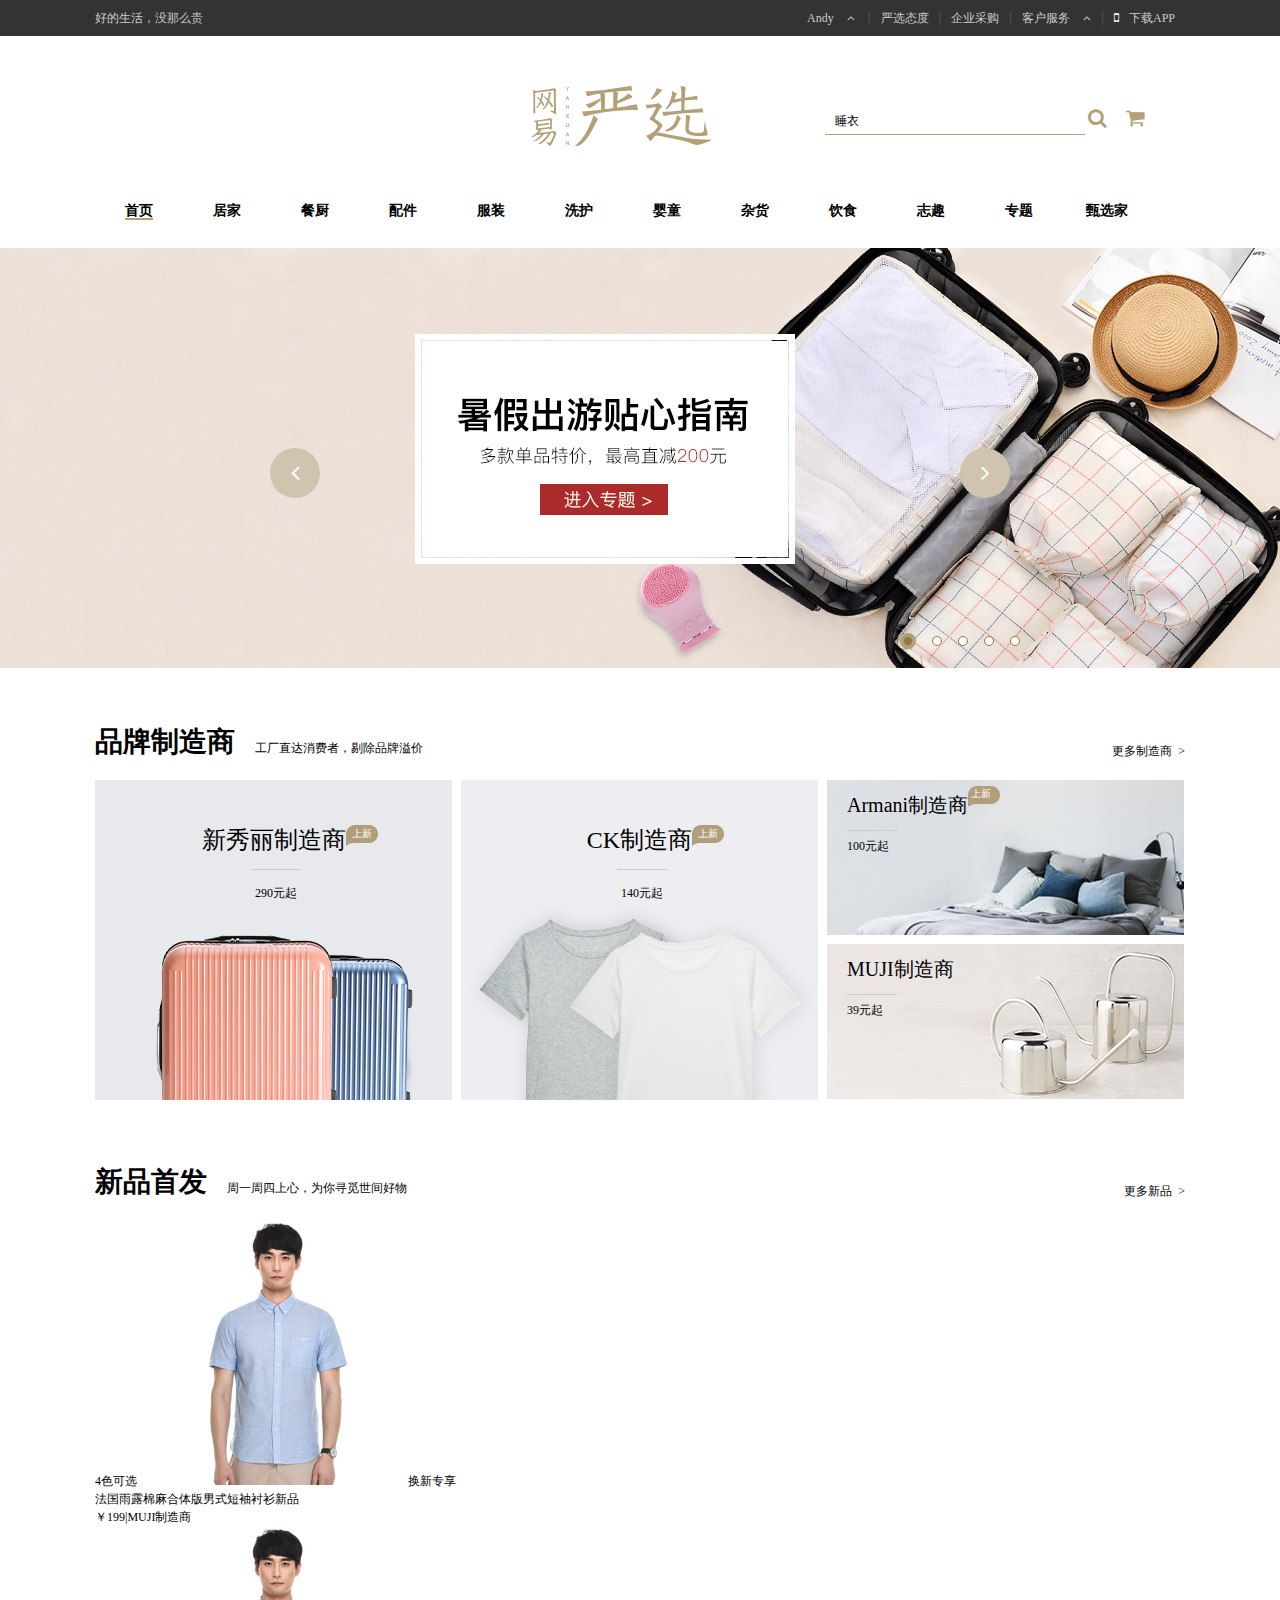
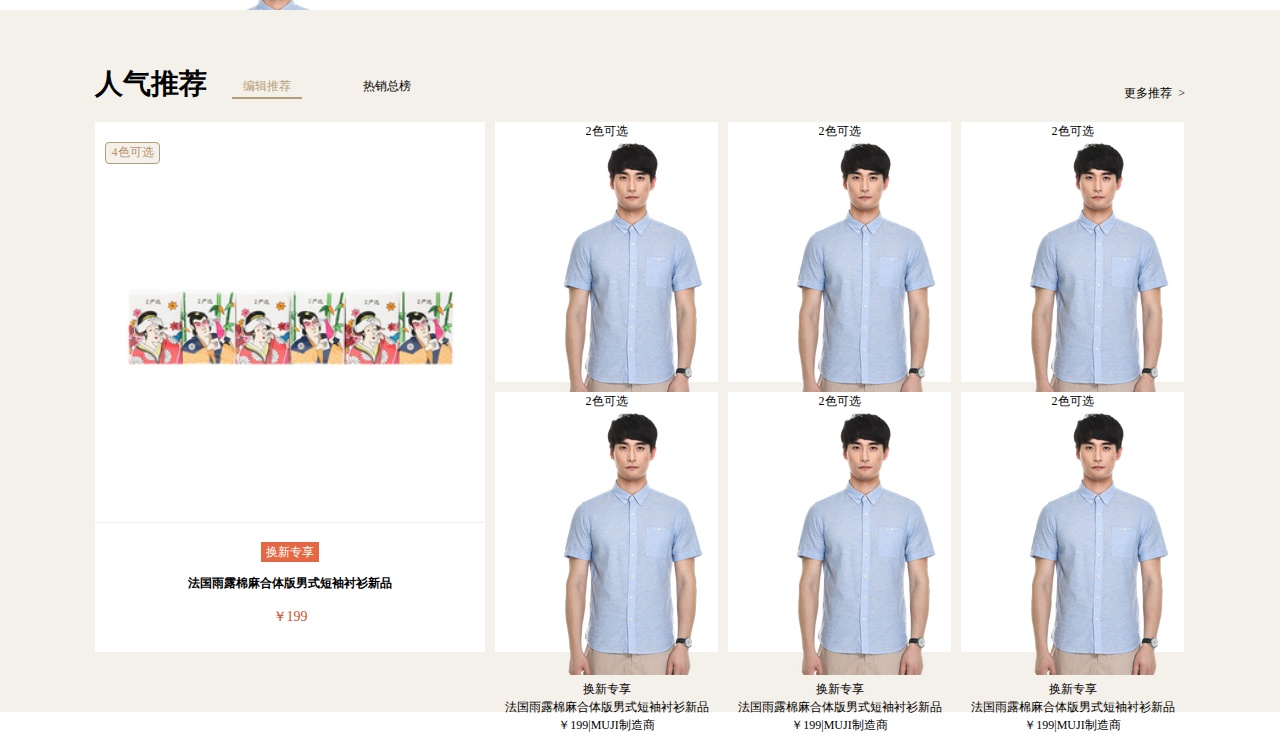
<file: index.html>
<!DOCTYPE html>
<html>

	<head lang="en">
		<meta charset="utf-8">
		<title>网易严选演示</title>
		<link rel="stylesheet" type="text/css" href="style/base.css">
		<link rel="stylesheet" href="style/header.css" />
		<link rel="stylesheet" href="style/footer.css" />
		<link rel="stylesheet" type="text/css" href="style/index.css" />
		<link rel="stylesheet" type="text/css" href="font-awesome-4.7.0/css/font-awesome.css">
		<script src="script/jquery-3.2.0.js" type="text/javascript" charset="utf-8"></script>

	</head>

	<body>
		<!-- 头部 -->
		<header>
			<section class="topSiteNav">
				<div class="container">
					<p>好的生活，没那么贵</p>
					<div class="right">
						<ul class="m-menu">
							<li>
								<a href="#">Andy<span class="fa fa-angle-up"></span></a>
								<ul class="sub-menu">
									<li>
										<a href="#">订单管理</a>
									</li>
									<li>
										<a href="#">地址管理</a>
									</li>
									<li>
										<a href="#">优惠券</a>
									</li>
									<li>
										<a href="#">收藏夹</a>
									</li>
									<li>
										<a href="#">退出登录</a>
									</li>
								</ul>
								<span class="sep">|</span>
							</li>
							<li>
								<a href="#">严选态度</a><span class="sep">|</span></li>

							<li>
								<a href="#">企业采购</a><span class="sep">|</span></li>

							<li>
								<a href="#">客户服务<span class="fa fa-angle-up"></a><span class="sep">|</span>
									<ul class="sub-menu">
										<li>
											<a href="#">帮助中心</a>
										</li>
										<li>
											<a href="#">在线客服</a>
										</li>
										<li>
											<a href="#">电话客服</a>
										</li>
										<li>
											<a href="#">商务合作</a>
										</li>
										<li>
											<a href="#">开放平台</a>
										</li>
									</ul>
							</li>
							<li>
								<a href="#"><i class="fa fa-mobile-phone"></i>下载APP</a>
								<ul class="sub-menu last">
									<li>
										<img src="img/code.png" alt="下载APP" />
										<p>下载领1000元新人礼包</p>
									</li>
								</ul>
							</li>
						</ul>
					</div>
				</div>
			</section>
			<section class="siteNav">
				<div class="container">
					<div class="siteNav_hd">
						<div class="mainLogo">
						</div>
						<form action="">
							<input type="text" value="睡衣" />
							<span id="search_btn" class="fa fa-search"></span>
							<span id="shoppingCart_btn" class="fa fa-shopping-cart"></span>
						</form>
					</div>

				</div>
				<div class="siteNav_bd clearfix">
					<ul class="tab_nav">
						<li>
							<a class="active" href="category.html">首页</a>
						</li>
						<li>
							<a href="category.html">居家</a>
							<div class="jq-slideDown clearfix">
								<ul class="sub_tab_nav">
									<li id="subcategory">
										<a href="">
											<img src="img/icon/jujia/1.png" alt="夏凉" />
											<p class="des">夏凉</p>
										</a>
									</li>
									<li id="subcategory">
										<a href="#">
											<img src="img/icon/jujia/2.png" alt="被枕" />
											<p class="des">被枕</p>
										</a>
									</li>
									<li id="subcategory">
										<a href="#">
											<img src="img/icon/jujia/3.png" alt="床品件套" />
											<p class="des">床品件套</p>
										</a>
									</li>
									<li id="subcategory">
										<a href="#">
											<img src="img/icon/jujia/4.png" alt="布艺软装" />
											<p class="des">布艺软装</p>
										</a>
									</li>
									<li id="subcategory">
										<a href="#">
											<img src="img/icon/jujia/1.png" alt="家具" />
											<p class="des">家具</p>
										</a>
									</li>
									<li id="subcategory">
										<a href="#">
											<img src="img/icon/jujia/5.png" alt="灯具" />
											<p class="des">灯具</p>
										</a>
									</li>
									<li id="subcategory">
										<a href="#">
											<img src="img/icon/jujia/6.png" alt="家饰" />
											<p class="des">家饰</p>
										</a>
									</li>
									<li id="subcategory">
										<a href="#">
											<img src="img/icon/jujia/7.png" alt="生活电器" />
											<p class="des">生活电器</p>
										</a>
									</li>
									<li id="subcategory">
										<a href="#">
											<img src="img/icon/jujia/7.png" alt="宠物" />
											<p class="des">宠物</p>
										</a>
									</li>
								</ul>
							</div>
						</li>
						<li>
							<a href="category.html">餐厨</a>
							<div class="jq-slideDown clearfix">
								<ul class="sub_tab_nav">
									<li id="subcategory">
										<a href="">
											<img src="img/icon/canchu/1.png" alt="夏凉" />
											<p class="des">锅具</p>
										</a>
									</li>
									<li id="subcategory">
										<a href="#">
											<img src="img/icon/canchu/2.png" alt="被枕" />
											<p class="des">杯具</p>
										</a>
									</li>
									<li id="subcategory">
										<a href="#">
											<img src="img/icon/canchu/3.png" alt="床品件套" />
											<p class="des">功能厨具</p>
										</a>
									</li>
									<li id="subcategory">
										<a href="#">
											<img src="img/icon/canchu/4.png" alt="布艺软装" />
											<p class="des">餐具</p>
										</a>
									</li>
									<li id="subcategory">
										<a href="#">
											<img src="img/icon/canchu/1.png" alt="家具" />
											<p class="des">茶具咖啡</p>
										</a>
									</li>
									<li id="subcategory">
										<a href="#">
											<img src="img/icon/canchu/5.png" alt="灯具" />
											<p class="des">清洁保险</p>
										</a>
									</li>
									<li id="subcategory">
										<a href="#">
											<img src="img/icon/canchu/6.png" alt="家饰" />
											<p class="des">刀剪砧板</p>
										</a>
									</li>
									<li id="subcategory">
										<a href="#">
											<img src="img/icon/canchu/7.png" alt="生活电器" />
											<p class="des">厨房小电</p>
										</a>
									</li>
								</ul>
							</div>
						</li>
						<li>
							<a href="category.html">配件</a>
							<div class="jq-slideDown clearfix">
								<ul class="sub_tab_nav">
									<li id="subcategory">
										<a href="">
											<img src="img/icon/peijian/1.png" alt="夏凉" />
											<p class="des">行李箱</p>
										</a>
									</li>
									<li id="subcategory">
										<a href="#">
											<img src="img/icon/peijian/2.png" alt="被枕" />
											<p class="des">功能箱包</p>
										</a>
									</li>
									<li id="subcategory">
										<a href="#">
											<img src="img/icon/peijian/3.png" alt="床品件套" />
											<p class="des">双肩包</p>
										</a>
									</li>
									<li id="subcategory">
										<a href="#">
											<img src="img/icon/peijian/4.png" alt="布艺软装" />
											<p class="des">单肩包</p>
										</a>
									</li>
									<li id="subcategory">
										<a href="#">
											<img src="img/icon/peijian/1.png" alt="家具" />
											<p class="des">男鞋</p>
										</a>
									</li>
									<li id="subcategory">
										<a href="#">
											<img src="img/icon/peijian/5.png" alt="灯具" />
											<p class="des">女鞋</p>
										</a>
									</li>
									<li id="subcategory">
										<a href="#">
											<img src="img/icon/peijian/6.png" alt="家饰" />
											<p class="des">拖鞋</p>
										</a>
									</li>
									<li id="subcategory">
										<a href="#">
											<img src="img/icon/peijian/7.png" alt="生活电器" />
											<p class="des">围巾件套</p>
										</a>
									</li>
									<li id="subcategory">
										<a href="#">
											<img src="img/icon/peijian/7.png" alt="宠物" />
											<p class="des">配饰</p>
										</a>
									</li>
									<li id="subcategory">
										<a href="#">
											<img src="img/icon/peijian/8.png" alt="宠物" />
											<p class="des">数码</p>
										</a>
									</li>
								</ul>
							</div>
						</li>
						<li>
							<a href="category.html">服装</a>
							<div class="jq-slideDown clearfix">
								<ul class="sub_tab_nav">
									<li id="subcategory">
										<a href="">
											<img src="img/icon/fuzhuang/1.png" alt="夏凉" />
											<p class="des">T恤</p>
										</a>
									</li>
									<li id="subcategory">
										<a href="#">
											<img src="img/icon/fuzhuang/2.png" alt="被枕" />
											<p class="des">裤装</p>
										</a>
									</li>
									<li id="subcategory">
										<a href="#">
											<img src="img/icon/fuzhuang/3.png" alt="床品件套" />
											<p class="des">内裤</p>
										</a>
									</li>
									<li id="subcategory">
										<a href="#">
											<img src="img/icon/fuzhuang/4.png" alt="布艺软装" />
											<p class="des">内衣</p>
										</a>
									</li>
									<li id="subcategory">
										<a href="#">
											<img src="img/icon/fuzhuang/1.png" alt="家具" />
											<p class="des">家居服</p>
										</a>
									</li>
									<li id="subcategory">
										<a href="#">
											<img src="img/icon/fuzhuang/5.png" alt="灯具" />
											<p class="des">袜子</p>
										</a>
									</li>
									<li id="subcategory">
										<a href="#">
											<img src="img/icon/fuzhuang/6.png" alt="家饰" />
											<p class="des">丝袜</p>
										</a>
									</li>
									<li id="subcategory">
										<a href="#">
											<img src="img/icon/fuzhuang/7.png" alt="生活电器" />
											<p class="des">衬衫</p>
										</a>
									</li>
									<li id="subcategory">
										<a href="#">
											<img src="img/icon/fuzhuang/8.png" alt="宠物" />
											<p class="des">卫衣</p>
										</a>
									</li>
									<li id="subcategory">
										<a href="#">
											<img src="img/icon/fuzhuang/9.png" alt="宠物" />
											<p class="des">毛衣</p>
										</a>
									</li>
									<li id="subcategory">
										<a href="#">
											<img src="img/icon/fuzhuang/10.png" alt="宠物" />
											<p class="des">婴童服饰</p>
										</a>
									</li>
								</ul>
							</div>
						</li>
						<li>
							<a href="category.html">洗护</a>
							<div class="jq-slideDown clearfix">
								<ul class="sub_tab_nav">
									<li id="subcategory">
										<a href="">
											<img src="img/icon/xihu/1.png" alt="夏凉" />
											<p class="des">毛巾</p>
										</a>
									</li>
									<li id="subcategory">
										<a href="#">
											<img src="img/icon/xihu/2.png" alt="被枕" />
											<p class="des">面部护理</p>
										</a>
									</li>
									<li id="subcategory">
										<a href="#">
											<img src="img/icon/xihu/3.png" alt="床品件套" />
											<p class="des">口腔护理</p>
										</a>
									</li>
									<li id="subcategory">
										<a href="#">
											<img src="img/icon/xihu/4.png" alt="布艺软装" />
											<p class="des">身体护理</p>
										</a>
									</li>
									<li id="subcategory">
										<a href="#">
											<img src="img/icon/xihu/1.png" alt="家具" />
											<p class="des">香薰</p>
										</a>
									</li>
									<li id="subcategory">
										<a href="#">
											<img src="img/icon/xihu/5.png" alt="灯具" />
											<p class="des">洗发护发</p>
										</a>
									</li>
									<li id="subcategory">
										<a href="#">
											<img src="img/icon/xihu/6.png" alt="家饰" />
											<p class="des">美妆</p>
										</a>
									</li>
									<li id="subcategory">
										<a href="#">
											<img src="img/icon/xihu/7.png" alt="生活电器" />
											<p class="des">家庭清洁</p>
										</a>
									</li>
									<li id="subcategory">
										<a href="#">
											<img src="img/icon/xihu/7.png" alt="宠物" />
											<p class="des">浴室用具</p>
										</a>
									</li>
								</ul>
							</div>
						</li>
						<li>
							<a href="category.html">婴童</a>
							<div class="jq-slideDown clearfix">
								<ul class="sub_tab_nav">
									<li id="subcategory">
										<a href="">
											<img src="img/icon/yingtong/1.png" alt="夏凉" />
											<p class="des">婴幼儿服饰</p>
										</a>
									</li>
									<li id="subcategory">
										<a href="#">
											<img src="img/icon/yingtong/2.png" alt="被枕" />
											<p class="des">儿童服饰</p>
										</a>
									</li>
									<li id="subcategory">
										<a href="#">
											<img src="img/icon/yingtong/3.png" alt="床品件套" />
											<p class="des">搭配</p>
										</a>
									</li>
									<li id="subcategory">
										<a href="#">
											<img src="img/icon/yingtong/4.png" alt="布艺软装" />
											<p class="des">妈咪</p>
										</a>
									</li>
									<li id="subcategory">
										<a href="#">
											<img src="img/icon/yingtong/1.png" alt="家具" />
											<p class="des">寝居</p>
										</a>
									</li>
									<li id="subcategory">
										<a href="#">
											<img src="img/icon/yingtong/5.png" alt="灯具" />
											<p class="des">玩具</p>
										</a>
									</li>
									<li id="subcategory">
										<a href="#">
											<img src="img/icon/yingtong/6.png" alt="家饰" />
											<p class="des">婴童洗护</p>
										</a>
									</li>
									<li id="subcategory">
										<a href="#">
											<img src="img/icon/yingtong/7.png" alt="生活电器" />
											<p class="des">喂养</p>
										</a>
									</li>
									<li id="subcategory">
										<a href="#">
											<img src="img/icon/yingtong/7.png" alt="宠物" />
											<p class="des">童车童椅</p>
										</a>
									</li>
								</ul>
							</div>
						</li>
						<li>
							<a href="category.html">杂货</a>
							<div class="jq-slideDown clearfix">
								<ul class="sub_tab_nav">
									<li id="subcategory">
										<a href="">
											<img src="img/icon/zahuo/1.png" alt="夏凉" />
											<p class="des">旅行用品</p>
										</a>
									</li>
									<li id="subcategory">
										<a href="#">
											<img src="img/icon/zahuo/2.png" alt="被枕" />
											<p class="des">收纳</p>
										</a>
									</li>
									<li id="subcategory">
										<a href="#">
											<img src="img/icon/zahuo/3.png" alt="床品件套" />
											<p class="des">海外</p>
										</a>
									</li>
									<li id="subcategory">
										<a href="#">
											<img src="img/icon/zahuo/4.png" alt="布艺软装" />
											<p class="des">文具</p>
										</a>
									</li>
									<li id="subcategory">
										<a href="#">
											<img src="img/icon/zahuo/1.png" alt="家具" />
											<p class="des">户外</p>
										</a>
									</li>
									<li id="subcategory">
										<a href="#">
											<img src="img/icon/zahuo/5.png" alt="灯具" />
											<p class="des">眼镜</p>
										</a>
									</li>
								</ul>
							</div>
						</li>
						<li>
							<a href="category.html">饮食</a>
							<div class="jq-slideDown clearfix">
								<ul class="sub_tab_nav">
									<li id="subcategory">
										<a href="">
											<img src="img/icon/yinshi/1.png" alt="夏凉" />
											<p class="des">糕点</p>
										</a>
									</li>
									<li id="subcategory">
										<a href="#">
											<img src="img/icon/yinshi/2.png" alt="被枕" />
											<p class="des">小食</p>
										</a>
									</li>
									<li id="subcategory">
										<a href="#">
											<img src="img/icon/yinshi/3.png" alt="床品件套" />
											<p class="des">果干</p>
										</a>
									</li>
									<li id="subcategory">
										<a href="#">
											<img src="img/icon/yinshi/4.png" alt="布艺软装" />
											<p class="des">炒货</p>
										</a>
									</li>
									<li id="subcategory">
										<a href="#">
											<img src="img/icon/yinshi/1.png" alt="家具" />
											<p class="des">冲饮</p>
										</a>
									</li>
									<li id="subcategory">
										<a href="#">
											<img src="img/icon/yinshi/5.png" alt="灯具" />
											<p class="des">茗茶</p>
										</a>
									</li>
									<li id="subcategory">
										<a href="#">
											<img src="img/icon/yinshi/6.png" alt="家饰" />
											<p class="des">肉制品</p>
										</a>
									</li>
									<li id="subcategory">
										<a href="#">
											<img src="img/icon/yinshi/7.png" alt="生活电器" />
											<p class="des">调味</p>
										</a>
									</li>
									<li id="subcategory">
										<a href="#">
											<img src="img/icon/yinshi/7.png" alt="宠物" />
											<p class="des">食材</p>
										</a>
									</li>
								</ul>
							</div>
						</li>
						<li>
							<a href="category.html">志趣</a>
							<div class="jq-slideDown clearfix">
								<ul class="sub_tab_nav">
									<li id="subcategory">
										<a href="">
											<img src="img/icon/zhiqu/1.png" alt="夏凉" />
											<p class="des">黑凤梨</p>
										</a>
									</li>
									<li id="subcategory">
										<a href="#">
											<img src="img/icon/zhiqu/2.png" alt="被枕" />
											<p class="des">唱片</p>
										</a>
									</li>
									<li id="subcategory">
										<a href="#">
											<img src="img/icon/zhiqu/3.png" alt="床品件套" />
											<p class="des">魔兽世界</p>
										</a>
									</li>
									<li id="subcategory">
										<a href="#">
											<img src="img/icon/zhiqu/4.png" alt="布艺软装" />
											<p class="des">炉石传说</p>
										</a>
									</li>
									<li id="subcategory">
										<a href="#">
											<img src="img/icon/zhiqu/5.png" alt="家具" />
											<p class="des">守望先锋</p>
										</a>
									</li>
									<li id="subcategory">
										<a href="#">
											<img src="img/icon/zhiqu/6.png" alt="灯具" />
											<p class="des">暗黑破坏神III</p>
										</a>
									</li>
									<li id="subcategory">
										<a href="#">
											<img src="img/icon/zhiqu/7.png" alt="家饰" />
											<p class="des">星际争霸II</p>
										</a>
									</li>
									<li id="subcategory">
										<a href="#">
											<img src="img/icon/zhiqu/8.png" alt="生活电器" />
											<p class="des">风暴英雄</p>
										</a>
									</li>
									<li id="subcategory">
										<a href="#">
											<img src="img/icon/zhiqu/9.png" alt="宠物" />
											<p class="des">我的世界</p>
										</a>
									</li>
									<li id="subcategory">
										<a href="#">
											<img src="img/icon/zhiqu/10.png" alt="宠物" />
											<p class="des">梦幻西游</p>
										</a>
									</li>
									<li id="subcategory">
										<a href="#">
											<img src="img/icon/zhiqu/11.png" alt="宠物" />
											<p class="des">大话西游</p>
										</a>
									</li>
									<li id="subcategory">
										<a href="#">
											<img src="img/icon/zhiqu/12.png" alt="宠物" />
											<p class="des">阴阳师</p>
										</a>
									</li>
									<li id="subcategory">
										<a href="#">
											<img src="img/icon/zhiqu/13.png" alt="宠物" />
											<p class="des">夏日甜心</p>
										</a>
									</li>
									<li id="subcategory">
										<a href="#">
											<img src="img/icon/zhiqu/14.png" alt="宠物" />
											<p class="des">礼品卡</p>
										</a>
									</li>
								</ul>
							</div>
						</li>
						<li>
							<a href="category.html">专题</a>
							<div class="jq-slideDown clearfix">
								<ul class="sub_tab_nav">
									<li id="subcategory">
										<a href="">
											<img src="img/icon/jujia/1.png" alt="夏凉" />
											<p class="des">夏凉</p>
										</a>
									</li>
									<li id="subcategory">
										<a href="#">
											<img src="img/icon/jujia/2.png" alt="被枕" />
											<p class="des">被枕</p>
										</a>
									</li>
									<li id="subcategory">
										<a href="#">
											<img src="img/icon/jujia/3.png" alt="床品件套" />
											<p class="des">床品件套</p>
										</a>
									</li>
									<li id="subcategory">
										<a href="#">
											<img src="img/icon/jujia/4.png" alt="布艺软装" />
											<p class="des">布艺软装</p>
										</a>
									</li>
									<li id="subcategory">
										<a href="#">
											<img src="img/icon/jujia/1.png" alt="家具" />
											<p class="des">家具</p>
										</a>
									</li>
									<li id="subcategory">
										<a href="#">
											<img src="img/icon/jujia/5.png" alt="灯具" />
											<p class="des">灯具</p>
										</a>
									</li>
									<li id="subcategory">
										<a href="#">
											<img src="img/icon/jujia/6.png" alt="家饰" />
											<p class="des">家饰</p>
										</a>
									</li>
									<li id="subcategory">
										<a href="#">
											<img src="img/icon/jujia/7.png" alt="生活电器" />
											<p class="des">生活电器</p>
										</a>
									</li>
									<li id="subcategory">
										<a href="#">
											<img src="img/icon/jujia/7.png" alt="宠物" />
											<p class="des">宠物</p>
										</a>
									</li>
								</ul>
							</div>
						</li>
						<li>
							<a href="category.html">甄选家</a>
							<div class="jq-slideDown clearfix">
								<ul class="sub_tab_nav">
									<li id="subcategory">
										<a href="">
											<img src="img/icon/jujia/1.png" alt="夏凉" />
											<p class="des">夏凉</p>
										</a>
									</li>
									<li id="subcategory">
										<a href="#">
											<img src="img/icon/jujia/2.png" alt="被枕" />
											<p class="des">被枕</p>
										</a>
									</li>
									<li id="subcategory">
										<a href="#">
											<img src="img/icon/jujia/3.png" alt="床品件套" />
											<p class="des">床品件套</p>
										</a>
									</li>
									<li id="subcategory">
										<a href="#">
											<img src="img/icon/jujia/4.png" alt="布艺软装" />
											<p class="des">布艺软装</p>
										</a>
									</li>
									<li id="subcategory">
										<a href="#">
											<img src="img/icon/jujia/1.png" alt="家具" />
											<p class="des">家具</p>
										</a>
									</li>
									<li id="subcategory">
										<a href="#">
											<img src="img/icon/jujia/5.png" alt="灯具" />
											<p class="des">灯具</p>
										</a>
									</li>
									<li id="subcategory">
										<a href="#">
											<img src="img/icon/jujia/6.png" alt="家饰" />
											<p class="des">家饰</p>
										</a>
									</li>
									<li id="subcategory">
										<a href="#">
											<img src="img/icon/jujia/7.png" alt="生活电器" />
											<p class="des">生活电器</p>
										</a>
									</li>
									<li id="subcategory">
										<a href="#">
											<img src="img/icon/jujia/7.png" alt="宠物" />
											<p class="des">宠物</p>
										</a>
									</li>
								</ul>
							</div>
						</li>

					</ul>
				</div>
			</section>
		</header>

		<!-- 主体内容 -->
		<article>
			<section class="slide clearfix">
				<div class="mainSlide" id="jq-mainSlide">
					<ul class="picCon">
						<li>
							<a href="#"><img src="img/1home/slide1.jpg" /></a>
						</li>
						<li>
							<a href="#"><img src="img/1home/slide2.jpg" /></a>
						</li>
						<li>
							<a href="#"><img src="img/1home/slide3.jpg" /></a>
						</li>
						<li>
							<a href="#"><img src="img/1home/slide4.jpg" /></a>
						</li>
						<li>
							<a href="#"><img src="img/1home/slide5.jpg" /></a>
						</li>
					</ul>
					<ol>
						<li><span class="active"></span></li>
						<li><span></span></li>
						<li><span></span></li>
						<li><span></span></li>
						<li><span></span></li>
					</ol>
					<a id="prev" class="picBtn" href="#"><span class="fa fa-angle-left"></span></a>
					<a id="next" class="picBtn" href="#"><span class="fa fa-angle-right"></span></a>
				</div>
			</section>
			<section class="manufacturer clearfix">
				<div class="container">
					<div class="manufacturer_hd clearfix">
						<strong>品牌制造商</strong>
						<p class="subTitle">工厂直达消费者，剔除品牌溢价</p>
						<div class="right">
							<p>
								<a href="manufacturer.html">更多制造商&nbsp;&nbsp;&#62;</a>
							</p>
						</div>
					</div>
					<div class="manufacturer_bd clearfix">
						<ul>
							<li class="box1">
								<a href="#">
									<div class="mask">
										<div class="text">
											新秀丽制造商<span class="shangxinLabel">上新</span>
											<br />
											<p class="minPrice">290元起</p>
										</div>
										<img src="img/1home/manufacturer1.jpg" />
									</div>
								</a>
							</li>
							<li class="box1">
								<a href="#">
									<div class="mask">
										<div class="text">
											CK制造商<span class="shangxinLabel">上新</span>
											<br />
											<p class="minPrice">140元起</p>
										</div>
										<img src="img/1home/manufacturer2.jpg" />
									</div>
								</a>
							</li>
							<li class="box2">
								<a href="#">
									<div class="mask">
										<div class="text">
											Armani制造商<span class="shangxinLabel">&nbsp;上新</span>
											<br />
											<p class="minPrice">100元起</p>
										</div>
										<img src="img/1home/manufacturer3.jpg" />
									</div>
								</a>
							</li>
							<li class="box2">
								<a href="#">
									<div class="mask">
										<div class="text">
											MUJI制造商
											<br />
											<p class="minPrice">39元起</p>
										</div>
										<img src="img/1home/manufacturer4.jpg" />
									</div>
								</a>
							</li>
						</ul>
					</div>
				</div>
			</section>
			<section class="newArrival clearfix">
				<div class="container">
					<div class="newArrival_hd clearfix">
						<strong>新品首发</strong>
						<p class="subTitle">周一周四上心，为你寻觅世间好物</p>
						<div class="right">
							<p>
								<a href="#">更多新品&nbsp;&nbsp;&#62;</a>
							</p>
						</div>
					</div>
					<div class="newArrival_bd clearfix">
						<div class="newArrival_slideBox">
							<ul id="newArrival_slide">
								<li>
									<a href="#">
										<span class="colorNum">4色可选</span>
										<img src="img/1home/secondSlide_01_1.png" />
										<span class="slogan1">换新专享</span>
										<p class="goodsTitle">法国雨露棉麻合体版男式短袖衬衫新品</p>
										<p class="price">￥199<span class="manuLabel">|MUJI制造商</span></span>
										</p>
									</a>
								</li>
								<li>
									<a href="#">
										<span class="colorNum">4色可选</span>
										<img src="img/1home/secondSlide_01_1.png" />
										<span class="slogan1">换新专享</span>
										<p class="goodsTitle">法国雨露棉麻合体版男式短袖衬衫新品</p>
										<p class="price">￥199<span class="manuLabel">|MUJI制造商</span></span>
										</p>
									</a>
								</li>
								<li>
									<a href="#">
										<span class="colorNum">4色可选</span>
										<img src="img/1home/secondSlide_01_1.png" />
										<span class="slogan1">换新专享</span>
										<p class="goodsTitle">法国雨露棉麻合体版男式短袖衬衫新品</p>
										<p class="price">￥199<span class="manuLabel">|MUJI制造商</span></span>
										</p>
									</a>
								</li>
								<li>
									<a href="#">
										<span class="colorNum">4色可选</span>
										<img src="img/1home/secondSlide_01_1.png" />
										<span class="slogan1">换新专享</span>
										<p class="goodsTitle">法国雨露棉麻合体版男式短袖衬衫新品</p>
										<p class="price">￥199<span class="manuLabel">|MUJI制造商</span></span>
										</p>
									</a>
								</li>
							</ul>
							<a id="leftBtn" class="picBtn" href="#"><span class="fa fa-angle-left"></span></a>
							<a id="rightBtn" class="picBtn" href="#"><span class="fa fa-angle-right"></span></a>
						</div>
					</div>
				</div>
			</section>
			<section class="hot clearfix">
				<div class="container">
					<div class="hot_hd clearfix">
						<strong>人气推荐</strong>
						<ul class="tab_menu">
							<li class="active">编辑推荐</li>
							<li>热销总榜</li>
						</ul>
						<div class="right">
							<p>
								<a href="#">更多推荐&nbsp;&nbsp;&#62;</a>
							</p>
						</div>
					</div>
					<div class="hot_bd clearfix">
						<div class="hotLeft">
							<div class="mask">
							<a href="#">
								<span class="colorNum">4色可选</span>
								<div class="imgBox">
								<img src="img/1home/hot1.png" />
									
								</div>
								<span class="slogan1">换新专享</span>
								<p class="goodsTitle">法国雨露棉麻合体版男式短袖衬衫新品</p>
								<p class="price">￥199
								</p>
							</a>
							</div>
						</div>
						<div class="hotRight">
							<ul>
								<li>
									<a href="#">
										<span class="colorNum">2色可选</span>
										<img src="img/1home/secondSlide_01_1.png" />
										<span class="slogan1">换新专享</span>
										<p class="goodsTitle">法国雨露棉麻合体版男式短袖衬衫新品</p>
										<p class="price">￥199<span class="manuLabel">|MUJI制造商</span></span>
										</p>
									</a>
								</li>
								<li>
									<a href="#">
										<span class="colorNum">2色可选</span>
										<img src="img/1home/secondSlide_01_1.png" />
										<span class="slogan1">换新专享</span>
										<p class="goodsTitle">法国雨露棉麻合体版男式短袖衬衫新品</p>
										<p class="price">￥199<span class="manuLabel">|MUJI制造商</span></span>
										</p>
									</a>
								</li>
								<li>
									<a href="#">
										<span class="colorNum">2色可选</span>
										<img src="img/1home/secondSlide_01_1.png" />
										<span class="slogan1">换新专享</span>
										<p class="goodsTitle">法国雨露棉麻合体版男式短袖衬衫新品</p>
										<p class="price">￥199<span class="manuLabel">|MUJI制造商</span></span>
										</p>
									</a>
								</li>
								<li>
									<a href="#">
										<span class="colorNum">2色可选</span>
										<img src="img/1home/secondSlide_01_1.png" />
										<span class="slogan1">换新专享</span>
										<p class="goodsTitle">法国雨露棉麻合体版男式短袖衬衫新品</p>
										<p class="price">￥199<span class="manuLabel">|MUJI制造商</span></span>
										</p>
									</a>
								</li>
								<li>
									<a href="#">
										<span class="colorNum">2色可选</span>
										<img src="img/1home/secondSlide_01_1.png" />
										<span class="slogan1">换新专享</span>
										<p class="goodsTitle">法国雨露棉麻合体版男式短袖衬衫新品</p>
										<p class="price">￥199<span class="manuLabel">|MUJI制造商</span></span>
										</p>
									</a>
								</li>
								<li>
									<a href="#">
										<span class="colorNum">2色可选</span>
										<img src="img/1home/secondSlide_01_1.png" />
										<span class="slogan1">换新专享</span>
										<p class="goodsTitle">法国雨露棉麻合体版男式短袖衬衫新品</p>
										<p class="price">￥199<span class="manuLabel">|MUJI制造商</span></span>
										</p>
									</a>
								</li>
							</ul>
						</div>
					</div>
				</div>
			</section>
		</article>

		<!-- 侧边栏 -->
		<aside>

		</aside>

		<!-- 底部 -->
		<footer>

		</footer>
		<script src="script/move.js" type="text/javascript" charset="utf-8"></script>
		<script src="script/myJs.js"></script>
		<script type="text/javascript">
		</script>
	</body>

</html>
</file>
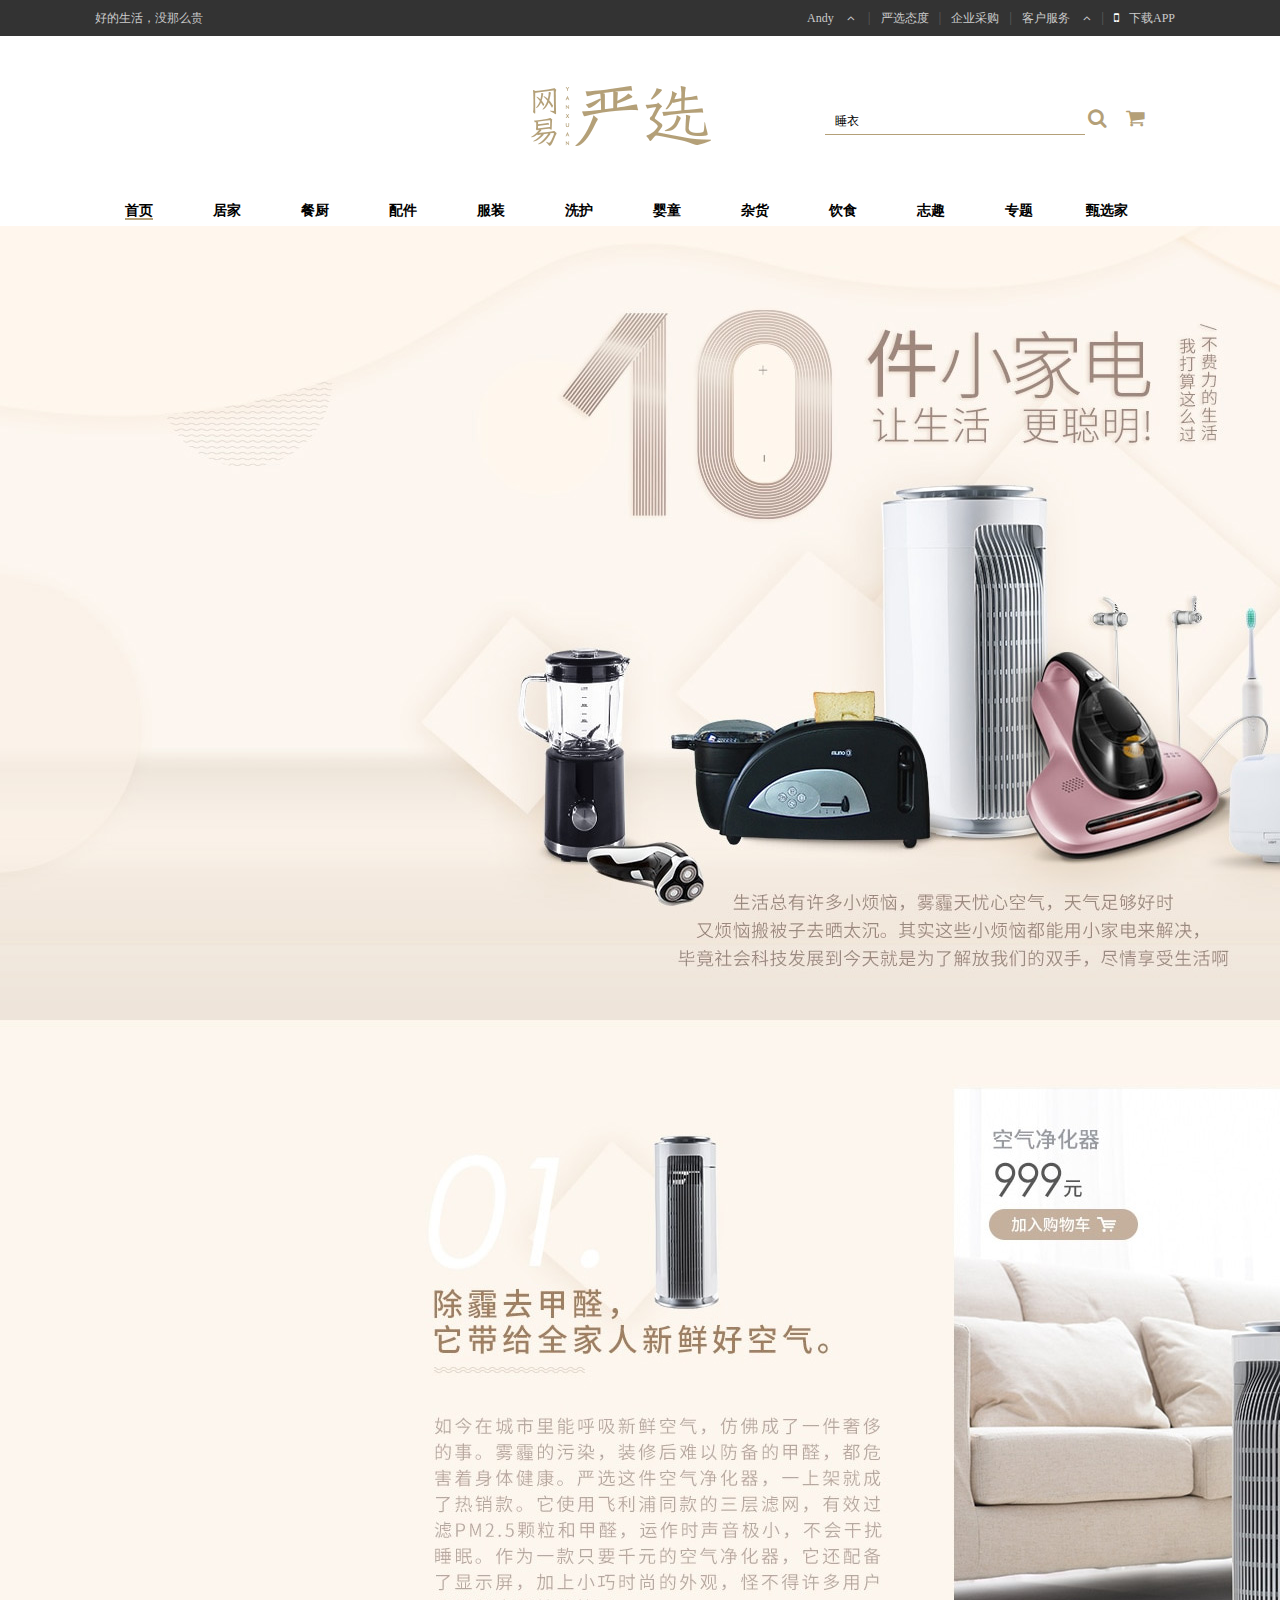
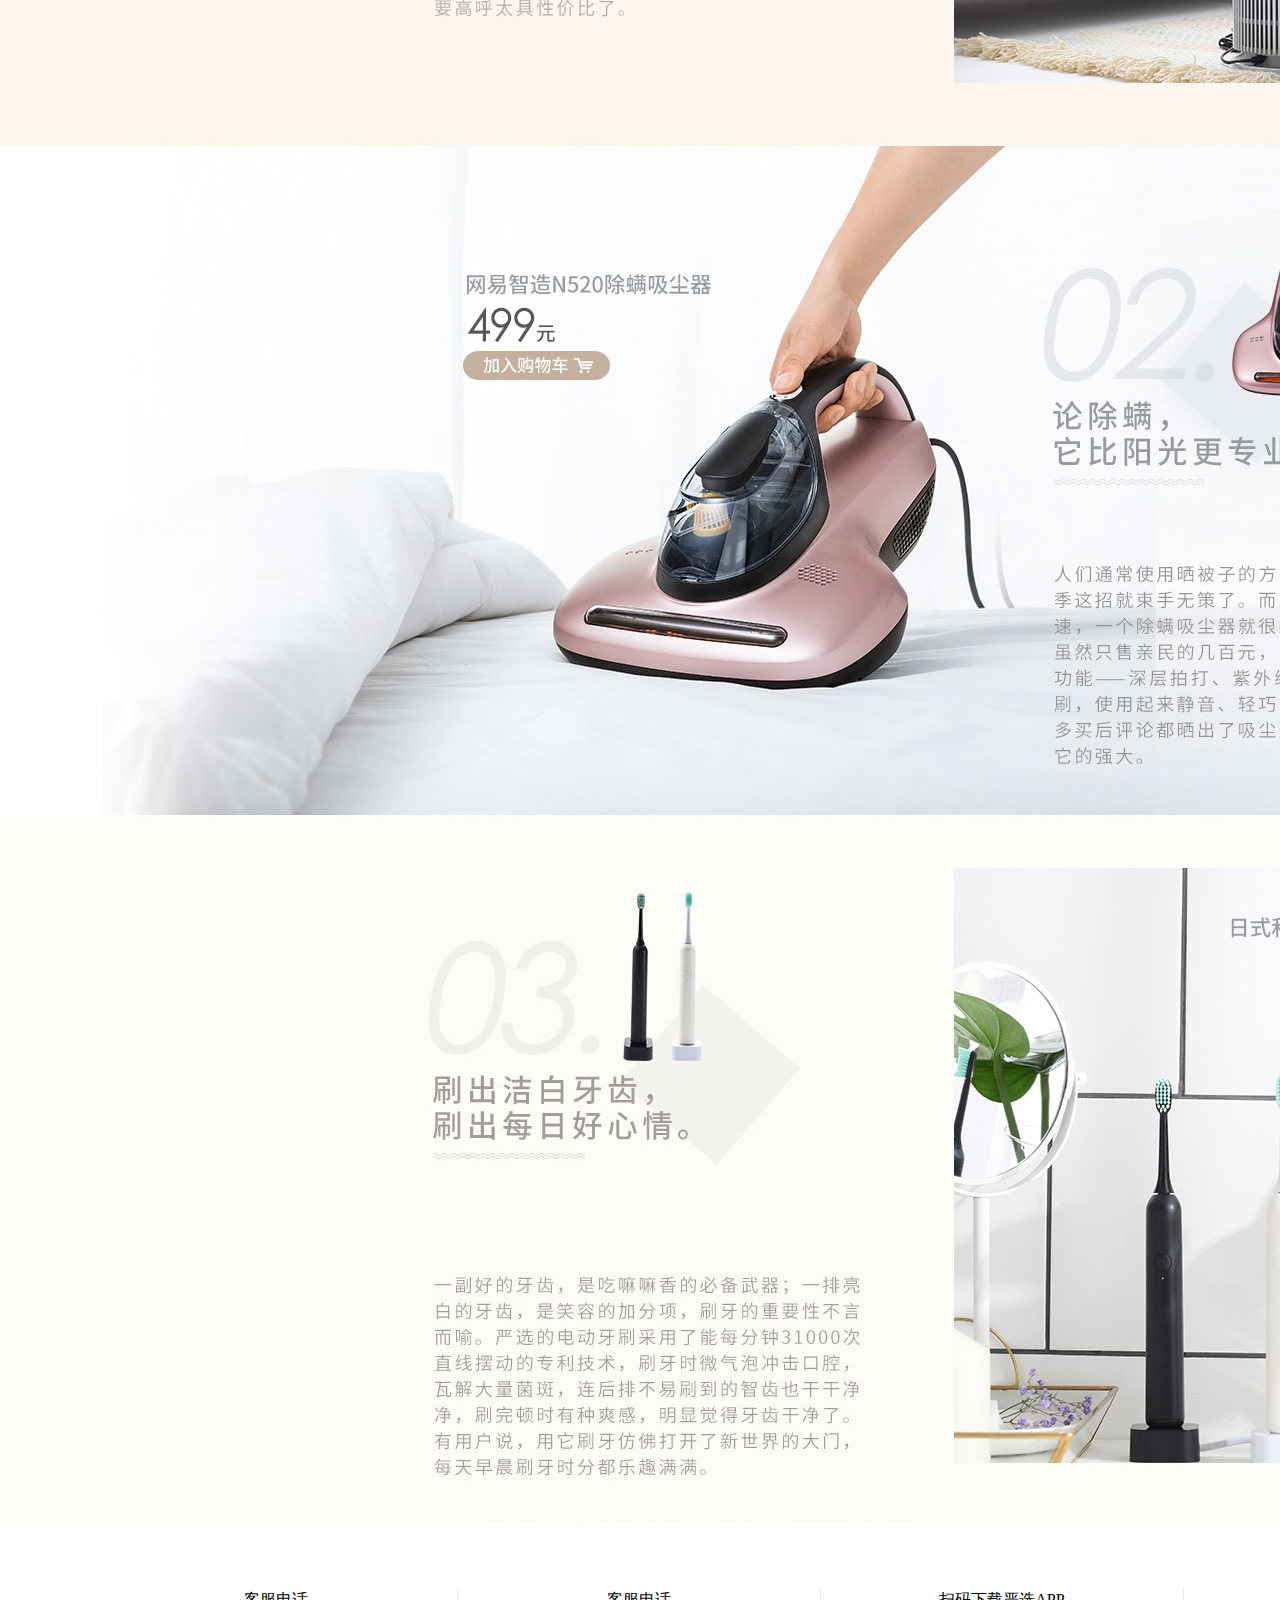
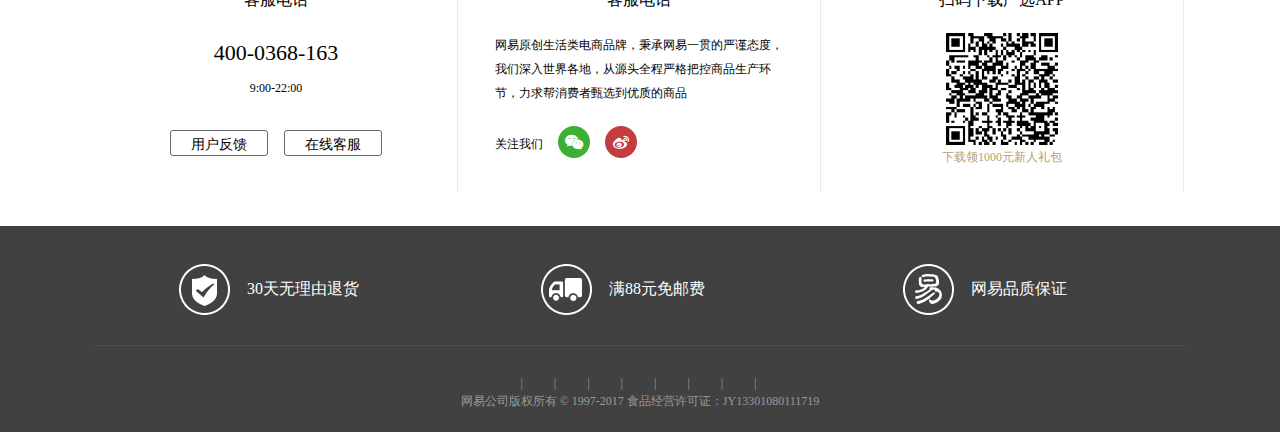
<file: promotion.html>
<!DOCTYPE html>
<html>

	<head lang="en">
		<meta charset="utf-8">
		<title>小专题页</title>
		<link rel="stylesheet" type="text/css" href="style/base.css">
		<link rel="stylesheet" href="style/header.css" />
		<link rel="stylesheet" href="style/footer.css" />
		<link rel="stylesheet" type="text/css" href="style/promotion.css" />
		<link rel="stylesheet" type="text/css" href="font-awesome-4.7.0/css/font-awesome.css">
		<script src="script/jquery-3.2.0.js" type="text/javascript" charset="utf-8"></script>

	</head>

	<body>
		<!-- 头部 -->
		<header>
			<section class="topSiteNav">
				<div class="container">
					<p>好的生活，没那么贵</p>
					<div class="right">
						<ul class="m-menu">
							<li>
								<a href="#">Andy<span class="fa fa-angle-up"></span></a>
								<ul class="sub-menu">
									<li>
										<a href="#">订单管理</a>
									</li>
									<li>
										<a href="#">地址管理</a>
									</li>
									<li>
										<a href="#">优惠券</a>
									</li>
									<li>
										<a href="#">收藏夹</a>
									</li>
									<li>
										<a href="#">退出登录</a>
									</li>
								</ul>
								<span class="sep">|</span>
							</li>
							<li>
								<a href="#">严选态度</a><span class="sep">|</span></li>

							<li>
								<a href="#">企业采购</a><span class="sep">|</span></li>

							<li>
								<a href="#">客户服务<span class="fa fa-angle-up"></a><span class="sep">|</span>
									<ul class="sub-menu">
										<li>
											<a href="#">帮助中心</a>
										</li>
										<li>
											<a href="#">在线客服</a>
										</li>
										<li>
											<a href="#">电话客服</a>
										</li>
										<li>
											<a href="#">商务合作</a>
										</li>
										<li>
											<a href="#">开放平台</a>
										</li>
									</ul>
							</li>
							<li>
								<a href="#"><i class="fa fa-mobile-phone"></i>下载APP</a>
								<ul class="sub-menu last">
									<li>
										<img src="img/code.png" alt="下载APP" />
										<p>下载领1000元新人礼包</p>
									</li>
								</ul>
							</li>
						</ul>
					</div>
				</div>
			</section>
			<section class="siteNav">
				<div class="container">
					<div class="siteNav_hd">
						<div class="mainLogo">
						</div>
						<form action="">
							<input type="text" value="睡衣" />
							<span id="search_btn" class="fa fa-search"></span>
							<span id="shoppingCart_btn" class="fa fa-shopping-cart"></span>
						</form>
					</div>

				</div>
				<div class="siteNav_bd clearfix">
					<ul class="tab_nav">
						<li>
							<a class="active" href="category.html">首页</a>
						</li>
						<li>
							<a href="category.html">居家</a>
							<div class="jq-slideDown clearfix">
								<ul class="sub_tab_nav">
									<li id="subcategory">
										<a href="">
											<img src="img/icon/jujia/1.png" alt="夏凉" />
											<p class="des">夏凉</p>
										</a>
									</li>
									<li id="subcategory">
										<a href="#">
											<img src="img/icon/jujia/2.png" alt="被枕" />
											<p class="des">被枕</p>
										</a>
									</li>
									<li id="subcategory">
										<a href="#">
											<img src="img/icon/jujia/3.png" alt="床品件套" />
											<p class="des">床品件套</p>
										</a>
									</li>
									<li id="subcategory">
										<a href="#">
											<img src="img/icon/jujia/4.png" alt="布艺软装" />
											<p class="des">布艺软装</p>
										</a>
									</li>
									<li id="subcategory">
										<a href="#">
											<img src="img/icon/jujia/1.png" alt="家具" />
											<p class="des">家具</p>
										</a>
									</li>
									<li id="subcategory">
										<a href="#">
											<img src="img/icon/jujia/5.png" alt="灯具" />
											<p class="des">灯具</p>
										</a>
									</li>
									<li id="subcategory">
										<a href="#">
											<img src="img/icon/jujia/6.png" alt="家饰" />
											<p class="des">家饰</p>
										</a>
									</li>
									<li id="subcategory">
										<a href="#">
											<img src="img/icon/jujia/7.png" alt="生活电器" />
											<p class="des">生活电器</p>
										</a>
									</li>
									<li id="subcategory">
										<a href="#">
											<img src="img/icon/jujia/7.png" alt="宠物" />
											<p class="des">宠物</p>
										</a>
									</li>
								</ul>
							</div>
						</li>
						<li>
							<a href="category.html">餐厨</a>
							<div class="jq-slideDown clearfix">
								<ul class="sub_tab_nav">
									<li id="subcategory">
										<a href="">
											<img src="img/icon/canchu/1.png" alt="夏凉" />
											<p class="des">锅具</p>
										</a>
									</li>
									<li id="subcategory">
										<a href="#">
											<img src="img/icon/canchu/2.png" alt="被枕" />
											<p class="des">杯具</p>
										</a>
									</li>
									<li id="subcategory">
										<a href="#">
											<img src="img/icon/canchu/3.png" alt="床品件套" />
											<p class="des">功能厨具</p>
										</a>
									</li>
									<li id="subcategory">
										<a href="#">
											<img src="img/icon/canchu/4.png" alt="布艺软装" />
											<p class="des">餐具</p>
										</a>
									</li>
									<li id="subcategory">
										<a href="#">
											<img src="img/icon/canchu/1.png" alt="家具" />
											<p class="des">茶具咖啡</p>
										</a>
									</li>
									<li id="subcategory">
										<a href="#">
											<img src="img/icon/canchu/5.png" alt="灯具" />
											<p class="des">清洁保险</p>
										</a>
									</li>
									<li id="subcategory">
										<a href="#">
											<img src="img/icon/canchu/6.png" alt="家饰" />
											<p class="des">刀剪砧板</p>
										</a>
									</li>
									<li id="subcategory">
										<a href="#">
											<img src="img/icon/canchu/7.png" alt="生活电器" />
											<p class="des">厨房小电</p>
										</a>
									</li>
								</ul>
							</div>
						</li>
						<li>
							<a href="category.html">配件</a>
							<div class="jq-slideDown clearfix">
								<ul class="sub_tab_nav">
									<li id="subcategory">
										<a href="">
											<img src="img/icon/peijian/1.png" alt="夏凉" />
											<p class="des">行李箱</p>
										</a>
									</li>
									<li id="subcategory">
										<a href="#">
											<img src="img/icon/peijian/2.png" alt="被枕" />
											<p class="des">功能箱包</p>
										</a>
									</li>
									<li id="subcategory">
										<a href="#">
											<img src="img/icon/peijian/3.png" alt="床品件套" />
											<p class="des">双肩包</p>
										</a>
									</li>
									<li id="subcategory">
										<a href="#">
											<img src="img/icon/peijian/4.png" alt="布艺软装" />
											<p class="des">单肩包</p>
										</a>
									</li>
									<li id="subcategory">
										<a href="#">
											<img src="img/icon/peijian/1.png" alt="家具" />
											<p class="des">男鞋</p>
										</a>
									</li>
									<li id="subcategory">
										<a href="#">
											<img src="img/icon/peijian/5.png" alt="灯具" />
											<p class="des">女鞋</p>
										</a>
									</li>
									<li id="subcategory">
										<a href="#">
											<img src="img/icon/peijian/6.png" alt="家饰" />
											<p class="des">拖鞋</p>
										</a>
									</li>
									<li id="subcategory">
										<a href="#">
											<img src="img/icon/peijian/7.png" alt="生活电器" />
											<p class="des">围巾件套</p>
										</a>
									</li>
									<li id="subcategory">
										<a href="#">
											<img src="img/icon/peijian/7.png" alt="宠物" />
											<p class="des">配饰</p>
										</a>
									</li>
									<li id="subcategory">
										<a href="#">
											<img src="img/icon/peijian/8.png" alt="宠物" />
											<p class="des">数码</p>
										</a>
									</li>
								</ul>
							</div>
						</li>
						<li>
							<a href="category.html">服装</a>
							<div class="jq-slideDown clearfix">
								<ul class="sub_tab_nav">
									<li id="subcategory">
										<a href="">
											<img src="img/icon/fuzhuang/1.png" alt="夏凉" />
											<p class="des">T恤</p>
										</a>
									</li>
									<li id="subcategory">
										<a href="#">
											<img src="img/icon/fuzhuang/2.png" alt="被枕" />
											<p class="des">裤装</p>
										</a>
									</li>
									<li id="subcategory">
										<a href="#">
											<img src="img/icon/fuzhuang/3.png" alt="床品件套" />
											<p class="des">内裤</p>
										</a>
									</li>
									<li id="subcategory">
										<a href="#">
											<img src="img/icon/fuzhuang/4.png" alt="布艺软装" />
											<p class="des">内衣</p>
										</a>
									</li>
									<li id="subcategory">
										<a href="#">
											<img src="img/icon/fuzhuang/1.png" alt="家具" />
											<p class="des">家居服</p>
										</a>
									</li>
									<li id="subcategory">
										<a href="#">
											<img src="img/icon/fuzhuang/5.png" alt="灯具" />
											<p class="des">袜子</p>
										</a>
									</li>
									<li id="subcategory">
										<a href="#">
											<img src="img/icon/fuzhuang/6.png" alt="家饰" />
											<p class="des">丝袜</p>
										</a>
									</li>
									<li id="subcategory">
										<a href="#">
											<img src="img/icon/fuzhuang/7.png" alt="生活电器" />
											<p class="des">衬衫</p>
										</a>
									</li>
									<li id="subcategory">
										<a href="#">
											<img src="img/icon/fuzhuang/8.png" alt="宠物" />
											<p class="des">卫衣</p>
										</a>
									</li>
									<li id="subcategory">
										<a href="#">
											<img src="img/icon/fuzhuang/9.png" alt="宠物" />
											<p class="des">毛衣</p>
										</a>
									</li>
									<li id="subcategory">
										<a href="#">
											<img src="img/icon/fuzhuang/10.png" alt="宠物" />
											<p class="des">婴童服饰</p>
										</a>
									</li>
								</ul>
							</div>
						</li>
						<li>
							<a href="category.html">洗护</a>
							<div class="jq-slideDown clearfix">
								<ul class="sub_tab_nav">
									<li id="subcategory">
										<a href="">
											<img src="img/icon/xihu/1.png" alt="夏凉" />
											<p class="des">毛巾</p>
										</a>
									</li>
									<li id="subcategory">
										<a href="#">
											<img src="img/icon/xihu/2.png" alt="被枕" />
											<p class="des">面部护理</p>
										</a>
									</li>
									<li id="subcategory">
										<a href="#">
											<img src="img/icon/xihu/3.png" alt="床品件套" />
											<p class="des">口腔护理</p>
										</a>
									</li>
									<li id="subcategory">
										<a href="#">
											<img src="img/icon/xihu/4.png" alt="布艺软装" />
											<p class="des">身体护理</p>
										</a>
									</li>
									<li id="subcategory">
										<a href="#">
											<img src="img/icon/xihu/1.png" alt="家具" />
											<p class="des">香薰</p>
										</a>
									</li>
									<li id="subcategory">
										<a href="#">
											<img src="img/icon/xihu/5.png" alt="灯具" />
											<p class="des">洗发护发</p>
										</a>
									</li>
									<li id="subcategory">
										<a href="#">
											<img src="img/icon/xihu/6.png" alt="家饰" />
											<p class="des">美妆</p>
										</a>
									</li>
									<li id="subcategory">
										<a href="#">
											<img src="img/icon/xihu/7.png" alt="生活电器" />
											<p class="des">家庭清洁</p>
										</a>
									</li>
									<li id="subcategory">
										<a href="#">
											<img src="img/icon/xihu/7.png" alt="宠物" />
											<p class="des">浴室用具</p>
										</a>
									</li>
								</ul>
							</div>
						</li>
						<li>
							<a href="category.html">婴童</a>
							<div class="jq-slideDown clearfix">
								<ul class="sub_tab_nav">
									<li id="subcategory">
										<a href="">
											<img src="img/icon/yingtong/1.png" alt="夏凉" />
											<p class="des">婴幼儿服饰</p>
										</a>
									</li>
									<li id="subcategory">
										<a href="#">
											<img src="img/icon/yingtong/2.png" alt="被枕" />
											<p class="des">儿童服饰</p>
										</a>
									</li>
									<li id="subcategory">
										<a href="#">
											<img src="img/icon/yingtong/3.png" alt="床品件套" />
											<p class="des">搭配</p>
										</a>
									</li>
									<li id="subcategory">
										<a href="#">
											<img src="img/icon/yingtong/4.png" alt="布艺软装" />
											<p class="des">妈咪</p>
										</a>
									</li>
									<li id="subcategory">
										<a href="#">
											<img src="img/icon/yingtong/1.png" alt="家具" />
											<p class="des">寝居</p>
										</a>
									</li>
									<li id="subcategory">
										<a href="#">
											<img src="img/icon/yingtong/5.png" alt="灯具" />
											<p class="des">玩具</p>
										</a>
									</li>
									<li id="subcategory">
										<a href="#">
											<img src="img/icon/yingtong/6.png" alt="家饰" />
											<p class="des">婴童洗护</p>
										</a>
									</li>
									<li id="subcategory">
										<a href="#">
											<img src="img/icon/yingtong/7.png" alt="生活电器" />
											<p class="des">喂养</p>
										</a>
									</li>
									<li id="subcategory">
										<a href="#">
											<img src="img/icon/yingtong/7.png" alt="宠物" />
											<p class="des">童车童椅</p>
										</a>
									</li>
								</ul>
							</div>
						</li>
						<li>
							<a href="category.html">杂货</a>
							<div class="jq-slideDown clearfix">
								<ul class="sub_tab_nav">
									<li id="subcategory">
										<a href="">
											<img src="img/icon/zahuo/1.png" alt="夏凉" />
											<p class="des">旅行用品</p>
										</a>
									</li>
									<li id="subcategory">
										<a href="#">
											<img src="img/icon/zahuo/2.png" alt="被枕" />
											<p class="des">收纳</p>
										</a>
									</li>
									<li id="subcategory">
										<a href="#">
											<img src="img/icon/zahuo/3.png" alt="床品件套" />
											<p class="des">海外</p>
										</a>
									</li>
									<li id="subcategory">
										<a href="#">
											<img src="img/icon/zahuo/4.png" alt="布艺软装" />
											<p class="des">文具</p>
										</a>
									</li>
									<li id="subcategory">
										<a href="#">
											<img src="img/icon/zahuo/1.png" alt="家具" />
											<p class="des">户外</p>
										</a>
									</li>
									<li id="subcategory">
										<a href="#">
											<img src="img/icon/zahuo/5.png" alt="灯具" />
											<p class="des">眼镜</p>
										</a>
									</li>
								</ul>
							</div>
						</li>
						<li>
							<a href="category.html">饮食</a>
							<div class="jq-slideDown clearfix">
								<ul class="sub_tab_nav">
									<li id="subcategory">
										<a href="">
											<img src="img/icon/yinshi/1.png" alt="夏凉" />
											<p class="des">糕点</p>
										</a>
									</li>
									<li id="subcategory">
										<a href="#">
											<img src="img/icon/yinshi/2.png" alt="被枕" />
											<p class="des">小食</p>
										</a>
									</li>
									<li id="subcategory">
										<a href="#">
											<img src="img/icon/yinshi/3.png" alt="床品件套" />
											<p class="des">果干</p>
										</a>
									</li>
									<li id="subcategory">
										<a href="#">
											<img src="img/icon/yinshi/4.png" alt="布艺软装" />
											<p class="des">炒货</p>
										</a>
									</li>
									<li id="subcategory">
										<a href="#">
											<img src="img/icon/yinshi/1.png" alt="家具" />
											<p class="des">冲饮</p>
										</a>
									</li>
									<li id="subcategory">
										<a href="#">
											<img src="img/icon/yinshi/5.png" alt="灯具" />
											<p class="des">茗茶</p>
										</a>
									</li>
									<li id="subcategory">
										<a href="#">
											<img src="img/icon/yinshi/6.png" alt="家饰" />
											<p class="des">肉制品</p>
										</a>
									</li>
									<li id="subcategory">
										<a href="#">
											<img src="img/icon/yinshi/7.png" alt="生活电器" />
											<p class="des">调味</p>
										</a>
									</li>
									<li id="subcategory">
										<a href="#">
											<img src="img/icon/yinshi/7.png" alt="宠物" />
											<p class="des">食材</p>
										</a>
									</li>
								</ul>
							</div>
						</li>
						<li>
							<a href="category.html">志趣</a>
							<div class="jq-slideDown clearfix">
								<ul class="sub_tab_nav">
									<li id="subcategory">
										<a href="">
											<img src="img/icon/zhiqu/1.png" alt="夏凉" />
											<p class="des">黑凤梨</p>
										</a>
									</li>
									<li id="subcategory">
										<a href="#">
											<img src="img/icon/zhiqu/2.png" alt="被枕" />
											<p class="des">唱片</p>
										</a>
									</li>
									<li id="subcategory">
										<a href="#">
											<img src="img/icon/zhiqu/3.png" alt="床品件套" />
											<p class="des">魔兽世界</p>
										</a>
									</li>
									<li id="subcategory">
										<a href="#">
											<img src="img/icon/zhiqu/4.png" alt="布艺软装" />
											<p class="des">炉石传说</p>
										</a>
									</li>
									<li id="subcategory">
										<a href="#">
											<img src="img/icon/zhiqu/5.png" alt="家具" />
											<p class="des">守望先锋</p>
										</a>
									</li>
									<li id="subcategory">
										<a href="#">
											<img src="img/icon/zhiqu/6.png" alt="灯具" />
											<p class="des">暗黑破坏神III</p>
										</a>
									</li>
									<li id="subcategory">
										<a href="#">
											<img src="img/icon/zhiqu/7.png" alt="家饰" />
											<p class="des">星际争霸II</p>
										</a>
									</li>
									<li id="subcategory">
										<a href="#">
											<img src="img/icon/zhiqu/8.png" alt="生活电器" />
											<p class="des">风暴英雄</p>
										</a>
									</li>
									<li id="subcategory">
										<a href="#">
											<img src="img/icon/zhiqu/9.png" alt="宠物" />
											<p class="des">我的世界</p>
										</a>
									</li>
									<li id="subcategory">
										<a href="#">
											<img src="img/icon/zhiqu/10.png" alt="宠物" />
											<p class="des">梦幻西游</p>
										</a>
									</li>
									<li id="subcategory">
										<a href="#">
											<img src="img/icon/zhiqu/11.png" alt="宠物" />
											<p class="des">大话西游</p>
										</a>
									</li>
									<li id="subcategory">
										<a href="#">
											<img src="img/icon/zhiqu/12.png" alt="宠物" />
											<p class="des">阴阳师</p>
										</a>
									</li>
									<li id="subcategory">
										<a href="#">
											<img src="img/icon/zhiqu/13.png" alt="宠物" />
											<p class="des">夏日甜心</p>
										</a>
									</li>
									<li id="subcategory">
										<a href="#">
											<img src="img/icon/zhiqu/14.png" alt="宠物" />
											<p class="des">礼品卡</p>
										</a>
									</li>
								</ul>
							</div>
						</li>
						<li>
							<a href="category.html">专题</a>
							<div class="jq-slideDown clearfix">
								<ul class="sub_tab_nav">
									<li id="subcategory">
										<a href="">
											<img src="img/icon/jujia/1.png" alt="夏凉" />
											<p class="des">夏凉</p>
										</a>
									</li>
									<li id="subcategory">
										<a href="#">
											<img src="img/icon/jujia/2.png" alt="被枕" />
											<p class="des">被枕</p>
										</a>
									</li>
									<li id="subcategory">
										<a href="#">
											<img src="img/icon/jujia/3.png" alt="床品件套" />
											<p class="des">床品件套</p>
										</a>
									</li>
									<li id="subcategory">
										<a href="#">
											<img src="img/icon/jujia/4.png" alt="布艺软装" />
											<p class="des">布艺软装</p>
										</a>
									</li>
									<li id="subcategory">
										<a href="#">
											<img src="img/icon/jujia/1.png" alt="家具" />
											<p class="des">家具</p>
										</a>
									</li>
									<li id="subcategory">
										<a href="#">
											<img src="img/icon/jujia/5.png" alt="灯具" />
											<p class="des">灯具</p>
										</a>
									</li>
									<li id="subcategory">
										<a href="#">
											<img src="img/icon/jujia/6.png" alt="家饰" />
											<p class="des">家饰</p>
										</a>
									</li>
									<li id="subcategory">
										<a href="#">
											<img src="img/icon/jujia/7.png" alt="生活电器" />
											<p class="des">生活电器</p>
										</a>
									</li>
									<li id="subcategory">
										<a href="#">
											<img src="img/icon/jujia/7.png" alt="宠物" />
											<p class="des">宠物</p>
										</a>
									</li>
								</ul>
							</div>
						</li>
						<li>
							<a href="category.html">甄选家</a>
							<div class="jq-slideDown clearfix">
								<ul class="sub_tab_nav">
									<li id="subcategory">
										<a href="">
											<img src="img/icon/jujia/1.png" alt="夏凉" />
											<p class="des">夏凉</p>
										</a>
									</li>
									<li id="subcategory">
										<a href="#">
											<img src="img/icon/jujia/2.png" alt="被枕" />
											<p class="des">被枕</p>
										</a>
									</li>
									<li id="subcategory">
										<a href="#">
											<img src="img/icon/jujia/3.png" alt="床品件套" />
											<p class="des">床品件套</p>
										</a>
									</li>
									<li id="subcategory">
										<a href="#">
											<img src="img/icon/jujia/4.png" alt="布艺软装" />
											<p class="des">布艺软装</p>
										</a>
									</li>
									<li id="subcategory">
										<a href="#">
											<img src="img/icon/jujia/1.png" alt="家具" />
											<p class="des">家具</p>
										</a>
									</li>
									<li id="subcategory">
										<a href="#">
											<img src="img/icon/jujia/5.png" alt="灯具" />
											<p class="des">灯具</p>
										</a>
									</li>
									<li id="subcategory">
										<a href="#">
											<img src="img/icon/jujia/6.png" alt="家饰" />
											<p class="des">家饰</p>
										</a>
									</li>
									<li id="subcategory">
										<a href="#">
											<img src="img/icon/jujia/7.png" alt="生活电器" />
											<p class="des">生活电器</p>
										</a>
									</li>
									<li id="subcategory">
										<a href="#">
											<img src="img/icon/jujia/7.png" alt="宠物" />
											<p class="des">宠物</p>
										</a>
									</li>
								</ul>
							</div>
						</li>

					</ul>
				</div>
			</section>
		</header>

		<!-- 主体内容 -->
		<article>
			<section>
				<a href="details.html">
					<img src="img/4promotion/promotion_02.jpg"/>
				</a>
				<a href="details.html">
					<img src="img/4promotion/promotion_03.jpg"/>
				</a>
				<a href="details.html">
					<img src="img/4promotion/promotion_04.jpg"/>
				</a>
				<a href="details.html">
					<img src="img/4promotion/promotion_05.jpg"/>
				</a>
			</section>
		</article>

		<!-- 侧边栏 -->
		<aside>

		</aside>

		<!-- 底部 -->
		<footer>
			<section class="service clearfix">
				<div class="container">
					<ul class="clearfix">
						<li>
							<div class="service_hd">
								<h4>客服电话</h4>
							</div>
							<div class="service_bd">
								<p class="serviceTel">400-0368-163</p>
								<p class="openingTime">9:00-22:00</p>
								<button>用户反馈</button><button>在线客服</button>
							</div>
						</li>
						<li class="second">
							<div class="service_hd">
								<h4>客服电话</h4>
							</div>
							<div class="service_bd">
								<p class="attitude">网易原创生活类电商品牌，秉承网易一贯的严谨态度，我们深入世界各地，从源头全程严格把控商品生产环节，力求帮消费者甄选到优质的商品</p>
								<p class="follow">关注我们<span class="fa fa-weixin"></span><span class="fa fa-weibo"></span></p>
							</div>
						</li>
						<li>
							<div class="service_hd">
								<h4>扫码下载严选APP</h4>
							</div>
							<div class="service_bd">
								<img src="img/code.png" alt="下载APP" />
								<p>下载领1000元新人礼包</p>
							</div>
						</li>
					</ul>

				</div>
			</section>
			<section class="footLink clearfix">
				<div class="container">
					<div class="footLink_hd clearfix">
						<ul>
							<li>
								30天无理由退货
							</li>
							<li>
								满88元免邮费
							</li>
							<li>
								网易品质保证
							</li>
						</ul>
					</div>
					<div class="footLink_bd">
						<a href="#">关于我们</a><span class="sep2">|</span>
						<a href="#">帮助中心</a><span class="sep2">|</span>
						<a href="#">售后服务</a><span class="sep2">|</span>
						<a href="#">配送与验收</a><span class="sep2">|</span>
						<a href="#">商务合作</a><span class="sep2">|</span>
						<a href="#">企业采购</a><span class="sep2">|</span>
						<a href="#">开放平台</a><span class="sep2">|</span>
						<a href="#">搜索推荐</a><span class="sep2">|</span>
						<a href="#">友情链接</a><br />
						<p>网易公司版权所有 © 1997-2017 食品经营许可证：JY13301080111719</p>
					</div>

				</div>
			</section>
		</footer>
		<script src="script/move.js" type="text/javascript" charset="utf-8"></script>
		<!--<script src="script/myJs.js"></script>-->
		<script type="text/javascript">
		</script>
	</body>

</html>
</file>
<file: style/base.css>
/*基础css样式*/
 html {
    color:#000;
    background:#FFF;
}
body,div,dl,dt,dd,ul,ol,li,h1,h2,h3,h4,h5,h6,pre,code,form,fieldset,legend,input,textarea,p,blockquote,th,td {
    margin:0;padding:0;
    /*font-family: "Arial","Microsoft YaHei","黑体","宋体",sans-serif;*/
    /*font-family: Helvetica, 'Hiragino Sans GB', 'Microsoft Yahei', '微软雅黑', Arial, sans-serif;*/
    font: 12px/1.5 "微软雅黑";
}
table {
    border-collapse:collapse;
    border-spacing:0;
}
fieldset,img {
    border:0;
}
address,caption,cite,code,dfn,em,strong,th,var {
    font-style:normal;
    font-weight:normal;
}
ol,ul {
    list-style:none;
}
caption,th {
    text-align:left;
}
h1,h2,h3,h4,h5,h6 {
    font-size:100%;
    font-weight:normal;
}
q:before,q:after {
    content:'';
}
abbr,acronym {
    border:0;
    font-variant:normal;
}
sup {
    vertical-align:text-top;
}
sub {
    vertical-align:text-bottom;
}
input,textarea,select {
    font-family:inherit;
    font-size:inherit;
    font-weight:inherit;
    *font-size:100%;
}
legend {
    color:#000
}

.container {
	width: 1090px;
	margin: 0 auto;
	position: relative;
	/*overflow: hidden;*/
}

.clearfix:after {
	content: '';
	display: block;
	clear: both;
}
.clearfix {
	zoom: 1;
}
</file>
<file: style/header.css>
/*header*/
	/*topSiteNav导航条*/
section.topSiteNav {
	height: 36px;
	background: #333333;
	position: relative;
}
section.topSiteNav p {
	float: left;
	color: #cccccc;
	line-height: 36px;
}
section.topSiteNav .right {
	float: right;
	position: relative;
}
section.topSiteNav .right .m-menu {
	list-style: none;
	position: relative;
	
}
section.topSiteNav .right .m-menu li {
	float: left;
	position: relative;
}
section.topSiteNav .right .m-menu li a {
	color: #CCCCCC;
	font: 12px/36px "微软雅黑";
	text-decoration: none;
	display: inline-block;
	height: 36px;
	margin: 0 10px;
}
section.topSiteNav .right .m-menu li span.sep {
	color: #5c5c5c;
	font: 14px/36px "微软雅黑";
}
section.topSiteNav .right .m-menu li span.fa {
	margin-left: 13px;
}
section.topSiteNav .right .m-menu li:last-child span.fa {
	margin: 0 10px 0 0;
	color: #FFFFFF;
}
/*手机图片区别对待*/
section.topSiteNav .right .m-menu li:last-child i.fa {
	margin: 0 10px 0 0;
	color: #FFFFFF;
}
/*topSiteNav导航条弹窗开始*/
section.topSiteNav .right .m-menu .sub-menu:before {
	content: '';
	display: block;
	width: 12px;
	height: 6px;
	background: url(../img/arrow.png) no-repeat 0 -469px;
	position: absolute;
	left: 37px;
	top: -6px;
	
}
section.topSiteNav .right .m-menu .sub-menu {
	display: none;
	z-index: 10;
	position: absolute;
	top: 36px;
	left: 0;
	border: 1px solid #DDDDDD;
	box-shadow: 0 0 4px rgba(0,0,0,0.2);
	background: #FFFFFF;
	
}
section.topSiteNav .right .m-menu .sub-menu li {
	display: block;
	margin: 3px 13px;
	border-bottom: 1px solid #dddddd;
	text-align: center;
}
section.topSiteNav .right .m-menu .sub-menu li:last-child {
	border: none;
}
section.topSiteNav .right .m-menu .sub-menu li a {
	font: 12px/36px "微软雅黑";
	width: 60px;
	color: #999999;
	margin: 0;
	text-align: center;
}
section.topSiteNav .right .m-menu .sub-menu li a:hover {
	color: #b4a078;
}
/*最后一个弹窗特殊处理*/
section.topSiteNav .right .m-menu .last {
	position: absolute;
	top: 36px;
	left: -40px;
	margin: 0;
}
section.topSiteNav .right .m-menu .last:before {
	content: '';
	display: block;
	width: 12px;
	height: 6px;
	background: url(../img/arrow.png) no-repeat 0 -469px;
	position: absolute;
	left: 60px;
	top: -6px;
	
}
section.topSiteNav .right .m-menu .last li {
	margin: 0;
}
section.topSiteNav .right .m-menu .last img {
	width: 117px;
	height: 117px;
	padding: 10px 10px 6px 10px;
}
section.topSiteNav .right .m-menu .last p {
	color: #b4a078;
	font: 10px/12px "微软雅黑";
	padding-bottom: 10px;
	padding-left: 5px;
	text-align: center;
}
/*topSiteNav导航条弹窗结束*/


/*siteNav开始*/
	/*头部部分*/
	
section.siteNav {
	background: #FFFFFF;
	/*box-shadow: 0 0 6px rgba(0,0,0,0.1);*/
}
section.siteNav .siteNav_hd {
	height: 150px;
	position: relative;
}
section.siteNav .siteNav_hd .mainLogo {
	display: block;
	position: absolute;
	top: 50px;
	left: 436px;
	width: 180px;
	height: 60px;
	background: url(../img/yanxuan_logo_jingling.png) no-repeat 0 0;
}
section.siteNav .siteNav_hd form {
	position: absolute;
	top: 70px;
	left: 730px;
	width: 360px;
	height: 25px;
	/*background: red;*/
}
section.siteNav .siteNav_hd form input {
	border: none;
	border-bottom: 1px solid #b4a078;
	width: 250px;
	height: 25px;
	padding-left: 10px;
	outline: none;
}
section.siteNav .siteNav_hd form span.fa {
	width: 25px;
	height: 25px;
	font-size: 20px;
	color: #b4a078;
	line-height: 25px;
	margin-right: 10px;
}
section.siteNav .siteNav_bd .tab_nav {
	width: 1090px;
	margin: 0 auto;
	list-style: none;
	position: relative;
}
section.siteNav .siteNav_bd .tab_nav li .jq-slideDown {
	z-index: 3;
	width: 1910px;
	height: 210px;
	box-shadow: 0 4px 4px rgba(0,0,0,0.1);
	position: absolute;
	margin-left: -955px;
	left: 50%;
	background: #FFFFFF;
	display: none;
}
section.siteNav .siteNav_bd .tab_nav>li {
	margin-top: 10px;
	float: left;
	width: 88px; 
	text-align: center;
}
section.siteNav .siteNav_bd .tab_nav>li.sep4 {
	width: 2px;
	font: 14px/28px "微软雅黑";
}
section.siteNav .siteNav_bd .tab_nav>li>a {
	text-decoration: none;
	font: 14px/30px "微软雅黑";
	font-weight: 600;
	color: #000000;
}
section.siteNav .siteNav_bd .tab_nav>li>a.active {
	border-bottom: 2px solid #b4a078;
}
section.siteNav .siteNav_bd .tab_nav .jq-slideDown .sub_tab_nav {
	list-style: none;
	width: 1090px;
	position: absolute;
	top: 0;
	left: 50%;
	margin-left: -545px;
	/*display: none;*/
}
section.siteNav .siteNav_bd .tab_nav .sub_tab_nav li {
	padding-top: 25px;
	float: left;
	width: 144px; 
	text-align: center;
}

section.siteNav .siteNav_bd .tab_nav .sub_tab_nav>li>a {
	text-decoration: none;
	color: #000000;
}
section.siteNav .siteNav_bd .tab_nav .sub_tab_nav>li>a p.des {
	font-weight: 600;
}
section.siteNav .siteNav_bd .tab_nav .sub_tab_nav li a.active {
	color: #b4a078;
}



/*浮动导航栏*/
section.siteNav .j-siteNav {
	width: 100%;
	height: 60px;
	background: #FFFFFF;
	position: fixed;
	top: 0;
	left: auto;
	display: none;
	box-shadow: 0 4px 4px rgba(0,0,0,0.1);
	z-index: 50;
	transition: all 2s ease;
}
section.siteNav .j-siteNav a {
	text-decoration: none;
}
section.siteNav .j-siteNav .j-siteNavBox {
	position: relative;
	width: 1090px;
	margin: 0 auto;
}
section.siteNav .j-siteNav .j-siteNavBox>ul {
	position: relative;
	margin-left: 156px;
	float: left;
}
section.siteNav .j-siteNav .j-siteNavBox>ul>li {
	float: left;
	height: 60px;
	width: 30px;
}
section.siteNav .j-siteNav .j-siteNavBox a.j-smallLogo {
	display: block;
	width: 105px;
	height: 35px;
	background: url(../img/yanxuan_logo_jingling.png) no-repeat 0 -70px;
	margin-top: 13px;
	float: left;
}
section.siteNav .j-siteNav .j-siteNavBox>ul>li a.j-personal {
	display: block;
	width: 20px;
	height: 23px;
	background: url(../img/yanxuan_logo_jingling.png) no-repeat 0 -206px;
	margin-top: 17px;
	float: left;
	position: relative;
}

section.siteNav .j-siteNav .j-siteNavBox .j-personal-sub-menu:before {
	content: '';
	display: block;
	width: 12px;
	height: 6px;
	background: url(../img/arrow.png) no-repeat 0 -469px;
	position: absolute;
	left: 30px;
	top: -5px;
	
}
section.siteNav .j-siteNav .j-siteNavBox>ul>li a.j-personal:hover {
	background: url(../img/yanxuan_logo_jingling.png) no-repeat 0 -175px;
}
section.siteNav .j-siteNav .j-siteNavBox>ul>li .j-personal-sub-menu {
	display: none;
	z-index: 51;
	position: absolute;
	top: 50px;
	left: -25px;
	border: 1px solid #DDDDDD;
	box-shadow: 0 0 4px rgba(0,0,0,0.2);
	background: #FFFFFF;
}
section.siteNav .j-siteNav .j-siteNavBox>ul>li .j-personal-sub-menu li {
	display: block;
	margin: 3px 13px;
	border-bottom: 1px solid #dddddd;
	text-align: center;
}
section.siteNav .j-siteNav .j-siteNavBox>ul>li .j-personal-sub-menu li:last-child {
	border: none;
}
section.siteNav .j-siteNav .j-siteNavBox>ul>li .j-personal-sub-menu li a {
	font: 12px/36px "微软雅黑";
	width: 60px;
	color: #999999;
	margin: 0;
	text-align: center;
}
section.siteNav .j-siteNav .j-siteNavBox>ul>li .j-personal-sub-menu li a:hover {
	color: #b4a078;
}
section.siteNav .j-siteNav .j-siteNavBox>ul>li a.j-shoppingcart {
	display: block;
	width: 26px;
	height: 22px;
	background: url(../img/shoppingcart.png) no-repeat 0 -33px;
	margin-top: 19px;
	margin-left: 38px;
	float: left;
	position: relative;
}
section.siteNav .j-siteNav .j-siteNavBox>ul>li a.j-shoppingcart:hover {
	display: block;
	width: 26px;
	height: 22px;
	background: url(../img/shoppingcart.png) no-repeat 0 0;
	margin-top: 19px;
	margin-left: 38px;
	float: left;
}
section.siteNav .j-siteNav .j-siteNavBox>ul>li a.j-shoppingcart span.bage {
	position: absolute;
	top: -7px;
	right: -7px;
	width: 19px;
	height: 19px;
	background: #d4282d;
	border-radius: 50%;
	color: #FFFFFF;
	text-align: center;
}
section.siteNav .j-siteNav .j-siteNavBox .tab_nav {
	margin-left: 29px;
	float: left;
}
section.siteNav .j-siteNav .j-siteNavBox .tab_nav li .jq-slideDown {
	z-index: 113;
	width: 1910px;
	height: 210px;
	box-shadow: 0 4px 4px rgba(0,0,0,0.1);
	position: absolute;
	margin-left: -955px;
	left: 50%;
	top: 60px;
	background: #FFFFFF;
	display: none;
	
}
section.siteNav .j-siteNav .j-siteNavBox .tab_nav>li {
	float: left;
	width: 68px; 
	text-align: center;
	height: 60px;
}
section.siteNav .j-siteNav .j-siteNavBox .tab_nav>li>a {
	text-decoration: none;
	font: 14px/60px "微软雅黑";
	font-weight: 600;
	color: #000000;
}
section.siteNav .j-siteNav .j-siteNavBox .tab_nav>li a.active {
	border-bottom: 2px solid #b4a078;
}
section.siteNav .j-siteNav .j-siteNavBox .tab_nav .jq-slideDown .sub_tab_nav {
	list-style: none;
	width: 1090px;
	position: absolute;
	top: 0;
	left: 50%;
	margin-left: -545px;
	/*display: none;*/
}
section.siteNav .j-siteNav .j-siteNavBox .tab_nav .sub_tab_nav li {
	padding-top: 25px;
	float: left;
	width: 144px; 
	text-align: center;
}

section.siteNav .j-siteNav .j-siteNavBox .tab_nav .sub_tab_nav>li>a {
	font: 12px/36px "微软雅黑";
	color: #000000;
}
section.siteNav .j-siteNav .j-siteNavBox .tab_nav .sub_tab_nav>li>a p.des {
	font-weight: 600;
	
}
section.siteNav .j-siteNav .j-siteNavBox .tab_nav .sub_tab_nav li a.active {
	color: #b4a078;
}






/*侧边栏*/
aside div.asideBox {
	position: fixed;
	right: 0;
	top: 360px;
}
aside div.asideBox ul {
	width: 72px;
	position: relative;
	background: #FFFFFF;
}
aside div.asideBox ul li {
	text-align: center;
}

aside div.asideBox ul li a {
	text-decoration: none;
	color: #666666;
}
aside div.asideBox ul li a:hover {
	color: #b4a078;
}
aside div.asideBox ul li a p.gifts span.icon {
	margin-top: 17px;
	position: relative;
	left: 50%;
	margin-left: -15px;
	display: block;
	width: 30px;
	height: 30px;
	background: url(../img/new_jingling.png) no-repeat 0 -296px;
}
aside div.asideBox ul li a:hover p.gifts span.icon {
	background: url(../img/new_jingling.png) no-repeat 0 -257px;
}
aside div.asideBox ul li a p {
	font: 12px/38px "微软雅黑";
	border-bottom: 1px solid #eaeaea;
	margin: 0 6px;
}
aside div.asideBox ul li:first-child a p,
aside div.asideBox ul li:last-child a p {
	border: none;
}
aside div.asideBox ul li a p.downloadApp span.icon {
	margin-top: 17px;
	position: relative;
	left: 50%;
	margin-left: -10px;
	display: block;
	width: 30px;
	height: 30px;
	background: url(../img/new_jingling.png) no-repeat 0 -168px;
}
aside div.asideBox ul li a:hover p.downloadApp span.icon {
	background: url(../img/new_jingling.png) no-repeat 0 -128px;
}
aside div.asideBox ul li a p.rss span.icon {
	margin-top: 17px;
	position: relative;
	left: 50%;
	margin-left: -10px;
	display: block;
	width: 30px;
	height: 30px;
	background: url(../img/new_jingling.png) no-repeat 0 -425px;
}
aside div.asideBox ul li a:hover p.rss span.icon {
	background: url(../img/new_jingling.png) no-repeat 0 -389px;
}

aside div.asideBox ul li a p.customerService span.icon {
	margin-top: 17px;
	position: relative;
	left: 50%;
	margin-left: -16px;
	display: block;
	width: 32px;
	height: 30px;
	background: url(../img/new_jingling.png) no-repeat 0 -87px;
}
aside div.asideBox ul li a:hover p.customerService span.icon {
	background: url(../img/new_jingling.png) no-repeat 0 -46px;
}
aside div.asideBox ul li a p.backTop span.icon {
	margin-top: 17px;
	position: relative;
	left: 50%;
	margin-left: -11px;
	display: block;
	width: 23px;
	height: 15px;
	background: url(../img/new_jingling.png) no-repeat 0 -234px;
}
aside div.asideBox ul li a:hover p.backTop span.icon {
	background: url(../img/new_jingling.png) no-repeat 0 -208px;
}
</file>
<file: style/footer.css>
/*footer开始*/
section.service {
	background: #FFFFFF;
}
section.service ul {
	position: relative;
	padding: 60px 0 34px 0;
}
section.service ul li {
	float: left;
	border-right: 1px solid #e9e9e9;
	text-align: center;
	width: 363px;
	height: 204px;
	box-sizing: border-box;
}
section.service ul li .service_hd {
	font: 16px/18px "微软雅黑";
}
section.service ul li:first-child .service_bd .serviceTel {
	font: 22px/40px "微软雅黑";
	margin-top: 21px;
}
section.service ul li:first-child .service_bd .openingTime {
	font: 12px/30px "微软雅黑";
}
section.service ul li:first-child .service_bd button {
	width: 98px;
	height: 26px;
	border: 1px solid #666666;
	font: 14px/26px "微软雅黑";
	border-radius: 3px;
	background: #FFFFFF;
}
section.service ul li:first-child .service_bd button:hover {
	color: #fff;
    background-color: #666;
    border: 1px solid #fff;
}
section.service ul li:first-child .service_bd button:nth-of-type(1) {
	margin: 27px 16px 0 0;
}

section.service ul li.second .service_bd p.attitude {
	text-align: left;
	font: 12px/24px "微软雅黑";
	margin-top: 21px;
	padding: 0 37px;
}
section.service ul li.second .service_bd p.follow {
	text-align: left;
	font: 12px/32px "微软雅黑";
	margin-top: 21px;
	padding: 0 37px;
}
section.service ul li.second .service_bd p.follow span.fa {
	font-size: 16px;
	line-height: 32px;
	text-align: center;
	color: #FFFFFF;
	width: 32px;
	height: 32px;
	border-radius: 50%;
	background: #3cb034;
	display: inline-block;
	margin-left: 15px;
}
section.service ul li.second .service_bd p.follow span.fa-weibo {
	background: #c33c40;
}

section.service ul li:last-child .service_bd img {
	width: 112px;
	margin-top: 21px;
}
section.service ul li:last-child .service_bd p {
	margin-top: 5px;
	color: #b4a078;
	font: 12px/14px "微软雅黑";
}


/*footer结束*/

/*footLink开始*/
section.footLink {
	background: #414141;
}
section.footLink .footLink_hd {
	padding: 38px 0 30px 0;
	border-bottom: 1px solid #4f4f4f;
	text-align: left;
	color: #FFFFFF;
}
section.footLink .footLink_hd ul {
	position: relative;
}
section.footLink .footLink_hd ul li{
	font: 16px/50px "微软雅黑";
	float: left;
	width: 210px;
	height: 51px;
	padding-left: 68px;
	margin-left: 84px;
}
section.footLink .footLink_hd ul li:nth-child(1){
	background: url(../img/tese_icon1.png) no-repeat 0 0;
}
section.footLink .footLink_hd ul li:nth-child(2){
	background: url(../img/tese_icon2.png) no-repeat 0 0;
}
section.footLink .footLink_hd ul li:nth-child(3){
	background: url(../img/tese_icon3.png) no-repeat 0 0;
}
section.footLink .footLink_bd {
	text-align: center;
	color: #999999;
	padding-top: 28px;
	padding-bottom: 22px;
}
section.footLink .footLink_bd a {
	text-decoration: none;
	color: #999999;
	margin: 0 14px;
}
section.footLink .footLink_bd span.sep {
	display: inline-block;
}






/*footLink结束*/
</file>
<file: style/index.css>
section.slide {
	margin-top: 22px;
}
section.slide .mainSlide {
	position: relative;
	overflow: hidden;
	height:420px;
}
section.slide .mainSlide ul.picCon{
	list-style: none;
	height:420px;
	
}
section.slide .mainSlide ul.picCon li {
	position: absolute;
	top: 0;
	left: 0;
}
section.slide .mainSlide ul.picCon li img{
	opacity: 0;
	transition: 2s;
}
section.slide .mainSlide ol {
	position: absolute;
	left: 900px;
	bottom: 14px; 
}
section.slide .mainSlide ol li {
	float: left;
	margin-right: 16px;
}
section.slide .mainSlide ol li span {
	display: inline-block;
	width: 8px;
	height: 8px;
	border-radius: 50%;
	-webkit-border-radius: 50%;
	-moz-border-radius: 50%;
	-ms-border-radius: 50%;
	-o-border-radius: 50%;
	background: #FFFFFF;
	border: 1px solid #96773d;
	cursor: pointer;
}
section.slide .mainSlide ol li span.active {
	width: 8px;
	height: 8px;
	border-radius: 50%;
	-webkit-border-radius: 50%;
	-moz-border-radius: 50%;
	-ms-border-radius: 50%;
	-o-border-radius: 50%;
	background: #96773d;
	border: 4px solid rgba(177,158,122,1);
	cursor: pointer;
}
section.slide .mainSlide a.picBtn {
	display: block;
	width: 50px;
	height: 50px;
	border-radius: 50%;
	-webkit-border-radius: 50%;
	-moz-border-radius: 50%;
	-ms-border-radius: 50%;
	-o-border-radius: 50%;
	background: #d0c4af;
	color: #FFFFFF;
	font: 24px/50px "微软雅黑";
	text-align: center;
	position: absolute;
}
section.slide .mainSlide a.picBtn:hover {
	background: #b19e7a;
}
section.slide .mainSlide #prev {
	left: 270px;
	top: 200px;
}
section.slide .mainSlide #next {
	right: 270px;
	top: 200px;
}

/*品牌制造商开始*/
section.manufacturer a {
	text-decoration: none;
	color: #000000;
}
section.manufacturer .manufacturer_hd a:hover {
	color: #b4a078;
}
section.manufacturer .manufacturer_hd {
	position: relative;
	padding: 60px 0 20px 0;
}

section.manufacturer .manufacturer_hd strong {
	float: left;
	font: 28px/28px "微软雅黑";
	font-weight: 600;
}
section.manufacturer .manufacturer_hd p.subTitle {
	float: left;
	line-height: 12px;
	margin: 14px 0 0 20px;
}
section.manufacturer .manufacturer_hd .right {
	float: right;
	text-align: right;
	padding-top: 14px;
}
section.manufacturer .manufacturer_bd ul {
	list-style: none;
	position: relative;
}
section.manufacturer .manufacturer_bd ul li {
	float: left;
	position: relative;
	overflow: hidden;
}
section.manufacturer .manufacturer_bd ul li img {
	transition: all 2s ease;
}
section.manufacturer .manufacturer_bd ul li .mask:hover img {
	transform:scale(1.03);
	-ms-transform:scale(1.03); /* IE 9 */
	-moz-transform:scale(1.03); /* Firefox */
	-webkit-transform:scale(1.03); /* Safari and Chrome */
	-o-transform:scale(1.03); /* Opera */
}
section.manufacturer .manufacturer_bd ul li.box1 {
	margin-right: 9px;
	width: 357px;
	height: 320px;
}
section.manufacturer .manufacturer_bd ul li:last-child {
	margin: 0;
}
section.manufacturer .manufacturer_bd ul li.box1 .text {
	text-align: center;
	width: 100%;
	z-index: 4;
	margin: 48px 0 19px;
	position: absolute;
	font: 24px/24px "微软雅黑";
}
section.manufacturer .manufacturer_bd ul li.box1 .text span.shangxinLabel {
	width: 32px;
	height: 22px;
	position: absolute;
	top: -4px;
	/*left: 2px;*/
	color: #FFFFFF;
	background: url(../img/shangxin.png) no-repeat 0,0;
	font: 10px/20px "微软雅黑";
}
section.manufacturer .manufacturer_bd ul li.box1 .text p.minPrice {
	font: 12px/46px "微软雅黑";
	border-top: 1px solid #CCCCCC;
	width: 50px;
	margin: 17px 0 17px 156px;
}
section.manufacturer .manufacturer_bd ul li.box2 {
	margin-bottom: 9px;
	width: 358px;
	height: 155px;
}
section.manufacturer .manufacturer_bd ul li.box2 .text {
	width: 100%;
	z-index: 4;
	margin-left: 20px;
	position: absolute;
	font: 20px/50px "微软雅黑";
}
section.manufacturer .manufacturer_bd ul li.box2 .text span.shangxinLabel {
	width: 32px;
	height: 22px;
	position: absolute;
	top: 5px;
	color: #FFFFFF;
	background: url(../img/shangxin.png) no-repeat 0,0;
	font: 10px/18px "微软雅黑";
}
section.manufacturer .manufacturer_bd ul li.box2 .text p.minPrice {
	font: 12px/30px "微软雅黑";
	border-top: 1px solid #CCCCCC;
	width: 50px;
}


/*品牌制造商结束*/
/*新品首发开始*/
section.newArrival a {
	text-decoration: none;
	color: #000000;
}
section.newArrival .newArrival_hd a:hover {
	color: #b4a078;
}
section.newArrival .newArrival_hd {
	position: relative;
	padding: 60px 0 20px 0;
}

section.newArrival .newArrival_hd strong {
	float: left;
	font: 28px/28px "微软雅黑";
	font-weight: 600;
}
section.newArrival .newArrival_hd p.subTitle {
	float: left;
	line-height: 12px;
	margin: 14px 0 0 20px;
}
section.newArrival .newArrival_hd .right {
	float: right;
	text-align: right;
	padding-top: 14px;
}
section.newArrival .newArrival_bd .newArrival_slideBox {
	height: 390px;
	overflow: hidden;
	position: relative;
	width: 1090px;
}
section.newArrival .newArrival_bd .newArrival_slideBox .piclist {
	position: absolute;
	top: 0;
	left: 0;
}
section.newArrival .newArrival_bd .newArrival_slideBox .swaplist{
	 position:absolute; 
	 left:-3240px; 
	 top:0px}
section.newArrival .newArrival_bd .newArrival_slideBox .swaplist li,
section.newArrival .newArrival_bd .newArrival_slideBox .mainlist li {
	width: 260px;
	float: left;
	margin: 0 10px 50px 0;
	position: relative;
	text-align: center;
}
section.newArrival .newArrival_bd .newArrival_slideBox .piclist li:last-child {
	margin: 0 0 50px 0;
}
section.newArrival .newArrival_bd .newArrival_slideBox .piclist li span.colorNum {
	position: absolute;
	left: 10px;
	top: 20px;
	width: 53px;
	height: 20px;
	border-radius: 4px;
	border: 1px solid #b19e7a;
	background: #f4f0ea;
	color: #b9936e;
	z-index: 11;
}
section.newArrival .newArrival_bd .newArrival_slideBox .piclist li span.slogan1 {
	display: inline-block;
	background: #e36843;
	font: 12px/20px "微软雅黑";
	padding: 0 5px;
	margin-top: 9px;
	text-align: center;
	color: #FFFFFF;
}
section.newArrival .newArrival_bd .newArrival_slideBox .piclist li p.goodsTitle {
	font: 12px/26px "微软雅黑";
	font-weight: 600;
}
section.newArrival .newArrival_bd .newArrival_slideBox .piclist li p.price {
	font: 12px/20px "微软雅黑";
	color: #d74b2d;
}
section.newArrival .newArrival_bd .newArrival_slideBox .piclist li p span.manuLabel {
	color: #333333;
}

section.newArrival .newArrival_bd  a.picBtn {
	display: block;
	width: 50px;
	height: 50px;
	border-radius: 50%;
	-webkit-border-radius: 50%;
	-moz-border-radius: 50%;
	-ms-border-radius: 50%;
	-o-border-radius: 50%;
	background: #d0c4af;
	color: #FFFFFF;
	font: 24px/50px "微软雅黑";
	text-align: center;
	position: absolute;
}
section.newArrival .newArrival_bd a.picBtn:hover {
	background: #b19e7a;
}
section.newArrival .newArrival_bd a#leftBtn {
	left: -50px;
	top: 200px;
}
section.newArrival .newArrival_bd a#rightBtn {
	right: -50px;
	top: 200px;
}

/*新品首发结束*/

/*人气推荐开始*/
section.hot {
	background: #f4f0ea;
	padding-bottom: 60px;
}
section.hot a {
	text-decoration: none;
	color: #000000;
}
section.hot .hot_hd a:hover {
	color: #b4a078;
}
section.hot .hot_hd {
	position: relative;
	padding: 60px 0 20px 0;
}

section.hot .hot_hd strong {
	float: left;
	font: 28px/28px "微软雅黑";
	font-weight: 600;
}
section.hot .hot_hd ul.tab_menu {
	float: left;
	position: relative;
	margin-top: 5px;
	/*margin-left: 14px;*/
}
section.hot .hot_hd ul.tab_menu li {
	font: 12px/22px "微软雅黑";
	text-align: center;
	float: left;
	width: 70px;
	margin: 0 25px;
	cursor: pointer;
	/*margin-right: 50px;
	margin-left: 14px;*/
}
section.hot .hot_hd ul.tab_menu li.active {
	border-bottom: 2px solid #b4a078;
	color: #b4a078;
}
section.hot .hot_hd .right {
	float: right;
	text-align: right;
	padding-top: 14px;
}

section.hot .hot_bd .hotLeft {
	float: left;
	width: 390px;
	height: 530px;
	background: #FFFFFF;
	position: relative;
	text-align: center;
}
section.hot .hot_bd .hotLeft span.colorNum {
	position: absolute;
	left: 10px;
	top: 20px;
	width: 53px;
	height: 20px;
	border-radius: 4px;
	border: 1px solid #b19e7a;
	background: #f4f0ea;
	color: #b9936e;
	z-index: 11;
}
section.hot .hot_bd .hotLeft .imgBox {
	width: 390px;
	height: 390px;
	padding-top: 10px;
	border-bottom: 1px solid #f4f0ea;
}
section.hot .hot_bd .hotLeft .imgBox img {
	width: 390px;
	height: 390px;
}
section.hot .hot_bd .hotLeft .mask span.slogan1 {
	display: inline-block;
	background: #e36843;
	font: 12px/20px "微软雅黑";
	padding: 0 5px;
	margin-top: 19px;
	text-align: center;
	color: #FFFFFF;
}
section.hot .hot_bd .hotLeft .mask p.goodsTitle {
	font: 12px/42px "微软雅黑";
	font-weight: 600;
}
section.hot .hot_bd .hotLeft .mask p.price {
	font: 14px/26px "微软雅黑";
	color: #d74b2d;
}
section.hot .hot_bd .hotRight {
	float: right;
	width: 690px;
	position: relative;
	text-align: center;
}
section.hot .hot_bd .hotRight ul {
	list-style: none;
	position: relative;
}
section.hot .hot_bd .hotRight ul li {
	float: left;
	width: 223px;
	height: 260px;
	margin-right: 10px;
	margin-bottom: 10px;
	background: #FFFFFF;
	position: relative;
}
section.hot .hot_bd .hotRight ul li:nth-of-type(3),
section.hot .hot_bd .hotRight ul li:nth-of-type(6) {
	margin-right: 0;
}
section.hot .hot_bd .hotRight ul li:nth-of-type(4),
section.hot .hot_bd .hotRight ul li:nth-of-type(5),
section.hot .hot_bd .hotRight ul li:nth-of-type(6) {
	margin-bottom: 0;
}
section.hot .hot_bd .hotRight ul li .mask span.colorNum {
	position: absolute;
	left: 10px;
	top: 20px;
	width: 53px;
	height: 20px;
	border-radius: 4px;
	border: 1px solid #b19e7a;
	background: #f4f0ea;
	color: #b9936e;
	z-index: 11;
}

section.hot .hot_bd .hotRight ul li .mask .imgBox {
	width: 223px;
	height: 180px;
	/*padding-top: 10px;*/
	border-bottom: 1px solid #f4f0ea;
}
.mask .imgBox img {
	width: 180px;
	transition: all 2s ease;
}
.mask:hover img {
	transform:scale(1.05);
	-ms-transform:scale(1.05); /* IE 9 */
	-moz-transform:scale(1.05); /* Firefox */
	-webkit-transform:scale(1.05); /* Safari and Chrome */
	-o-transform:scale(1.05); /* Opera */
}
section.hot .hot_bd .hotRight ul li .mask span.slogan1 {
	display: inline-block;
	background: #e36843;
	font: 12px/20px "微软雅黑";
	padding: 0 5px;
	margin-top: 8px;
	text-align: center;
	color: #FFFFFF;
}
section.hot .hot_bd .hotRight ul li .mask span.slogan2 {
	display: inline-block;
	background: #f28f2d;
	font: 12px/20px "微软雅黑";
	padding: 0 5px;
	margin-top: 8px;
	text-align: center;
	color: #FFFFFF;
}
section.hot .hot_bd .hotRight ul li .mask p.goodsTitle {
	font: 12px/26px "微软雅黑";
	font-weight: 600;
}
section.hot .hot_bd .hotRight ul li .mask p.price {
	font: 10px/12px "微软雅黑";
	color: #d74b2d;
}

/*人气推荐结束*/

/*限时抢购开始*/

section.flashSale a {
	text-decoration: none;
	color: #000000;
}
section.flashSale .flashSale_hd a:hover {
	color: #b4a078;
}
section.flashSale .flashSale_hd {
	position: relative;
	padding: 60px 0 20px 0;
}

section.flashSale .flashSale_hd strong {
	float: left;
	font: 28px/28px "微软雅黑";
	font-weight: 600;
}
section.flashSale .flashSale_hd .right {
	float: right;
	text-align: right;
	padding-top: 14px;
}
section.flashSale .flashSale_bd .flashSaleLeft {
	float: left;
	box-sizing: border-box;
	width: 222px;
	height: 378px;
	background: url(../img/1home/time_bg.jpg) no-repeat 0 0;
	color: #6e6356;
	text-align: center;
}
section.flashSale .flashSale_bd .flashSaleLeft p.Session {
	font: 28px/50px "微软雅黑";
	margin-top: 54px;
}
section.flashSale .flashSale_bd .flashSaleLeft p.divder {
	font-size: 24px;
	letter-spacing: -4px;
}
section.flashSale .flashSale_bd .flashSaleLeft p.flashDes {
	font: 20px/56px "微软雅黑";
}
section.flashSale .flashSale_bd .flashSaleLeft p.time {
	font: 14px/40px "微软雅黑";
	
}
section.flashSale .flashSale_bd .flashSaleLeft p.time span {
	color: #FFFFFF;
	display: inline-block;
	width: 40px;
	height: 40px;
	border-radius: 4px;
	background: #615548;
}
section.flashSale .flashSale_bd .flashSaleLeft button.checkAll {
	width: 110px;
	height: 30px;
	border-radius: 15px;
	background: #a7936e;
	color: #FFFFFF;
	font: 12px/30px "微软雅黑";
	margin-top: 50px;
	outline: none;
	border: none;
	cursor: pointer;
}
section.flashSale .flashSale_bd .flashSaleRight {
	float: left;
	width: 867px;
	height: 378px;
}
section.flashSale .flashSale_bd .flashSaleRight ul {
	position: relative;
}

section.flashSale .flashSale_bd .flashSaleRight ul li{
	float: left;
	width: 432px;
	height: 188px;
	border-top: 1px solid #f0ece4;
	border-right: 1px solid #f0ece4;
	background: #FFFFFF;
	position: relative;
}
section.flashSale .flashSale_bd .flashSaleRight ul li:nth-of-type(3),
section.flashSale .flashSale_bd .flashSaleRight ul li:nth-of-type(4) {
	border-bottom: 1px solid #f0ece4;
}
section.flashSale .flashSale_bd .flashSaleRight ul li .flashImgLeft {
	width: 180px;
	height: 187px;
	float: left;
} 
section.flashSale .flashSale_bd .flashSaleRight ul li .flashImgLeft img {
	width: 180px;
	transition: all 2s ease;
}
section.flashSale .flashSale_bd .flashSaleRight ul li .flashImgRight {
	float: left;
	text-align: left;
	
} 
section.flashSale .flashSale_bd .flashSaleRight ul li .flashImgRight p.goodsTitle {
	font: 16px/26px "微软雅黑";
	margin-top: 14px;
}
section.flashSale .flashSale_bd .flashSaleRight ul li .flashImgRight p.subTitle {
	font: 12px/26px "微软雅黑";
	color: #999999;
}
section.flashSale .flashSale_bd .flashSaleRight ul li .flashImgRight .progress {
	display: inline-block;
	width: 153px;
	height: 10px;
	border-radius: 4px;
    border: 1px solid #f2cecd;  
    background-color:#FFFFFF;
	margin: 14px 0;
}
section.flashSale .flashSale_bd .flashSaleRight ul li .flashImgRight .progress span.progressBar {
	display: block;
	width: 100px;
	height: 10px;
	border-top-left-radius: 4px;
	border-bottom-left-radius: 4px;
    background-color:#ffe5e5;
}
section.flashSale .flashSale_bd .flashSaleRight ul li .flashImgRight span.surplus {
	display: inline-block;
	margin: 14px 0;
	vertical-align: top;
	padding-left: 10px;
	color: #999999;
}
section.flashSale .flashSale_bd .flashSaleRight ul li .flashImgRight .flashPrice {
	color: #be4141;
	font: 12px/18px "微软雅黑";
}
section.flashSale .flashSale_bd .flashSaleRight ul li .flashImgRight strong {
	font-size: 18px;
}
section.flashSale .flashSale_bd .flashSaleRight ul li .flashImgRight .normalPrice {
	color: #999999;
	font: 12px/18px "微软雅黑";
	padding-left: 10px;
	text-decoration: line-through;
}
section.flashSale .flashSale_bd .flashSaleRight ul li .flashImgRight button {
	color: #FFFFFF;
	background: #be4141;
	border: none;
	outline: none;
	text-align: center;
	width: 118px;
	height: 30px;
	border-radius: 2px;
	font: 16px/30px "微软雅黑";
	margin-top: 20px;
}

/*限时抢购结束*/

/*居家开始*/
section.jujia a {
	text-decoration: none;
	color: #000000;
}
section.jujia .jujia_hd a:hover {
	color: #b4a078;
}
section.jujia .jujia_hd {
	position: relative;
	padding: 60px 0 20px 0;
}

section.jujia .jujia_hd strong {
	float: left;
	font: 28px/28px "微软雅黑";
	font-weight: 600;
}
section.jujia .jujia_hd .right {
	float: right;
	text-align: right;
	padding-top: 14px;
	position: relative;
}
section.jujia .jujia_hd .right p {
	float: left;
}
section.jujia .jujia_hd .right ul {
	float: left;
	position: relative;
	height: 16px;
	padding-right: 20px;
}
section.jujia .jujia_hd .right ul li {
	float: left;
}
section.jujia .jujia_hd .right ul li a {
	text-decoration: none;
}
section.jujia .jujia_hd .right ul li span.sep1 {
	padding: 0 10px;
}
section.jujia .jujia_bd .jujiaCon_hd {
	height: 310px;
	margin-bottom: 20px;
}
section.jujia .jujia_bd .jujiaCon_bd ul {
	position: relative;
}
section.jujia .jujia_bd .jujiaCon_bd ul li {
	float: left;
	width: 265px;
	margin-right: 10px;
	height: 354px;
	text-align: center;
	position: relative;
}
section.jujia .jujia_bd .jujiaCon_bd ul li:last-child {
	margin: 0;
}
section.jujia .jujia_bd .jujiaCon_bd ul li .imgBox {
	width: 265px;
	height: 265px;
	background: #f4f4f4;
}
section.jujia .jujia_bd .jujiaCon_bd ul li .imgBox img{
	width: 265px;
	height: 265px;
}
section.jujia .jujia_bd .jujiaCon_bd ul li span.colorNum {
	position: absolute;
	left: 10px;
	top: 20px;
	width: 53px;
	height: 20px;
	border-radius: 4px;
	border: 1px solid #b19e7a;
	background: #f4f0ea;
	color: #b9936e;
	z-index: 11;
}
section.jujia .jujia_bd .jujiaCon_bd ul li .mask p.goodsTitle {
	margin-top: 27px;
	font: 12px/26px "微软雅黑";
	font-weight: 600;
}
section.jujia .jujia_bd .jujiaCon_bd ul li .mask p.price {
	font: 10px/24px "微软雅黑";
	margin-bottom: 11px;
	color: #d74b2d;
}

/*居家结束*/

/*甄选家开始*/
section.zhenxuanjia .zhenxuanjia_hd {
	position: relative;
	padding: 60px 0 20px 0;
}

section.zhenxuanjia .zhenxuanjia_hd strong {
	float: left;
	font: 28px/28px "微软雅黑";
	font-weight: 600;
}
section.zhenxuanjia .zhenxuanjia_hd p.subTitle {
	float: left;
	line-height: 12px;
	margin: 14px 0 0 20px;
}
section.zhenxuanjia .zhenxuanjia_bd {
	padding-bottom: 80px;
}
section.zhenxuanjia .zhenxuanjia_bd ul {
	position: relative;
}
section.zhenxuanjia .zhenxuanjia_bd ul li {
	float: left;
}
section.zhenxuanjia .zhenxuanjia_bd ul li a.shiyong {
	display: block;
	width: 690px;
	height: 380px;
	background: url(../img/1home/zhenxuan1.jpg) no-repeat 0 0 ;
	margin-right: 10px;
}
section.zhenxuanjia .zhenxuanjia_bd ul li a.jianyi {
	display: block;
	width: 390px;
	height: 185px;
	background: url(../img/1home/zhenxuan2.jpg) no-repeat 0 0 ;
	margin-bottom: 10px;
}

section.zhenxuanjia .zhenxuanjia_bd ul li a.yangshi {
	display: block;
	width: 390px;
	height: 185px;
	background: url(../img/1home/zhenxuan3.jpg) no-repeat 0 0 ;
	margin-bottom: 10px;
}

/*甄选家结束*/

/*大家说开始*/
section.talkingSale {
	background: #f4f0ea;
}
section.talkingSale .talkingSale_hd {
	position: relative;
	padding: 60px 0 20px 0;
}

section.talkingSale .talkingSale_hd strong {
	float: left;
	font: 28px/28px "微软雅黑";
	font-weight: 600;
}
section.talkingSale .talkingSale_hd p.subTitle {
	float: left;
	line-height: 12px;
	margin: 14px 0 0 20px;
}
section.talkingSale .talkingSale_bd {
	padding-bottom: 56px;
	position: relative;
}
section.talkingSale .talkingSale_bd ul {
	position: relative;
	height: 492px;
}
section.talkingSale .talkingSale_bd ul li {
	float: left;
	position: relative;
	width: 355px;
	height: 490px;
	border: 1px solid #FFFFFF;
	overflow: hidden;
	background: #FFFFFF;
	margin-right: 12px;
	box-sizing: border-box;
}
section.talkingSale .talkingSale_bd ul li:last-child {
	margin: 0;
}
section.talkingSale .talkingSale_bd ul li .mask a {
	text-decoration: none;
	color: #000000;
}
section.talkingSale .talkingSale_bd ul li .mask img {
	width: 354px;
	transition: all 2s ease;
}
section.talkingSale .talkingSale_bd ul li .mask .textBox {
	width: 316px;
	height: 180px;
	background: #FFFFFF;
	position: absolute;
	top: 312px;
	left: 4px;
	text-align: left;
	padding: 15px;
}
section.talkingSale .talkingSale_bd ul li .mask .textBox span.username,
section.talkingSale .talkingSale_bd ul li .mask .textBox span.rateTime {
	color: #999999;
	font: 10px/26px "微软雅黑";
	padding-right: 10px;
}
section.talkingSale .talkingSale_bd ul li .mask .textBox span.talkTitle {
	font: 16px/30px "微软雅黑";
	font-weight: 600;
	padding-right: 74px;
	display: inline-block;
	width: 200px;
	overflow: hidden;
	white-space:nowrap;
	text-overflow:ellipsis;
}
section.talkingSale .talkingSale_bd ul li .mask .textBox span.price {
	font: 12px/30px "微软雅黑";
	vertical-align: top;
	color: #b4a078;
}
section.talkingSale .talkingSale_bd ul li .mask .textBox p.talkDes {
	margin-top: 10px;
	width: 316px;
	height: 85px;
	overflow: hidden;
	/*white-space:nowrap;*/
	text-overflow:ellipsis;
	font: 12px/20px "微软雅黑";
}
section.talkingSale .talkingSale_bd a.picBtn {
	display: block;
	width: 50px;
	height: 50px;
	border-radius: 50%;
	-webkit-border-radius: 50%;
	-moz-border-radius: 50%;
	-ms-border-radius: 50%;
	-o-border-radius: 50%;
	background: #d0c4af;
	color: #FFFFFF;
	font: 24px/50px "微软雅黑";
	text-align: center;
	position: absolute;
}
section.talkingSale .talkingSale_bd a.picBtn:hover {
	background: #b19e7a;
}
section.talkingSale .talkingSale_bd #prev1 {
	left: -60px;
	top: 200px;
}
section.talkingSale .talkingSale_bd #next1 {
	right: -60px;
	top: 200px;
}
/*大家说结束*/
</file>
<file: style/promotion.css>
img {
	border: none;
	padding: 0;
	margin: 0;
	vertical-align: middle;
}
section a {
	font-size: 0;
	margin: 0;
	padding: 0;
}
</file>
